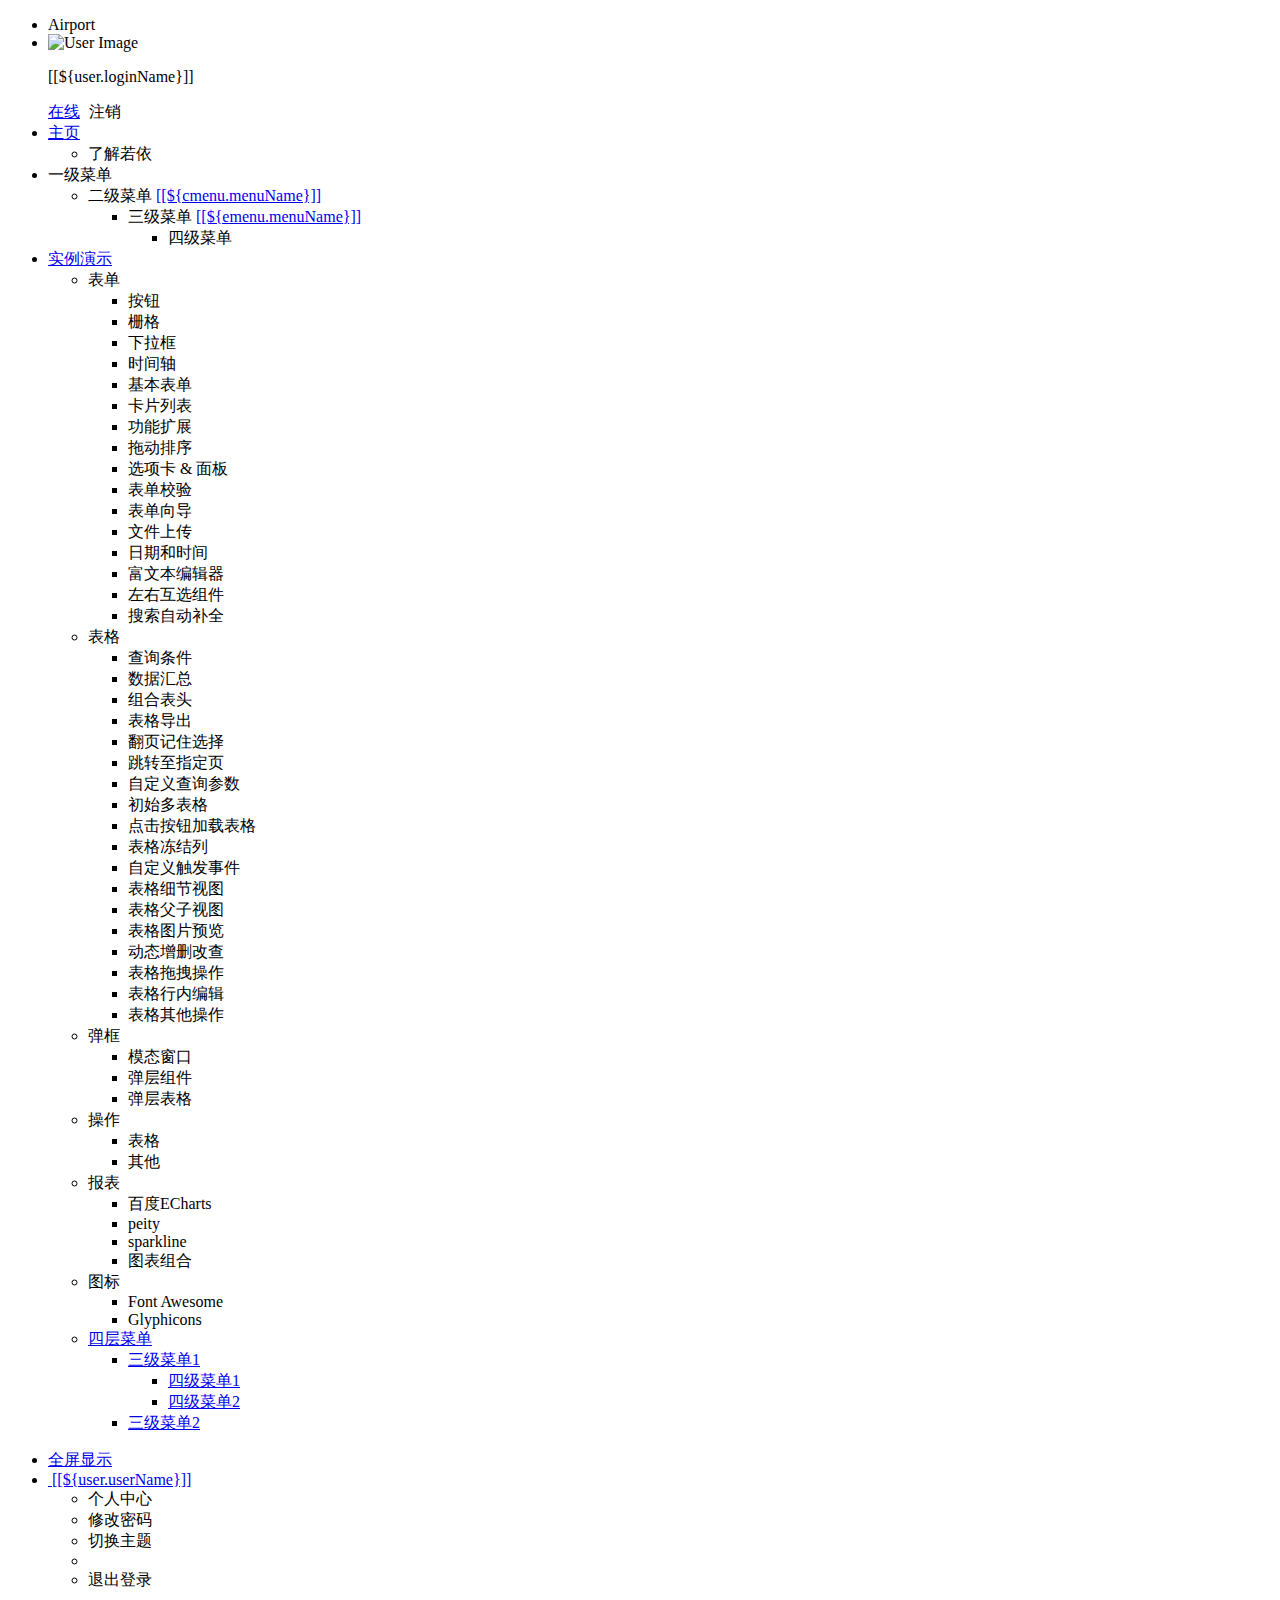
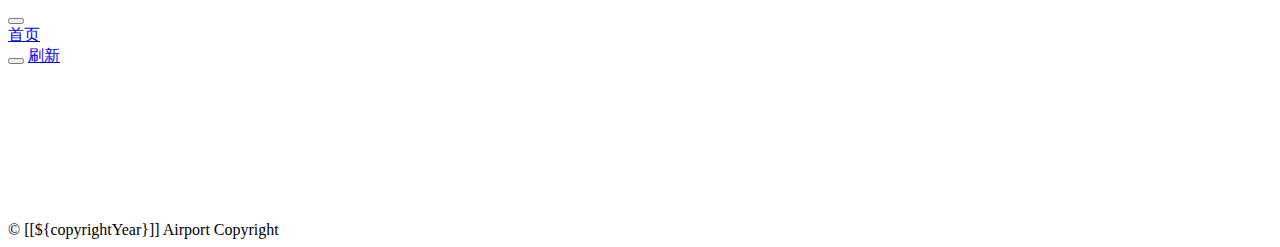
<file: ruoyi-admin/src/main/resources/templates/index.html>
<!DOCTYPE html>
<html lang="zh" xmlns:th="http://www.thymeleaf.org">
<head>
    <meta charset="utf-8">
    <meta name="viewport" content="width=device-width, initial-scale=1.0">
    <meta name="renderer" content="webkit">
    <title>机场</title>
    <!--[if lt IE 9]>
    <meta http-equiv="refresh" content="0;ie.html"/>
    <![endif]-->
    <link th:href="@{jc.png}" rel="stylesheet"/>
    <link th:href="@{/css/bootstrap.min.css}" rel="stylesheet"/>
    <link th:href="@{/css/jquery.contextMenu.min.css}" rel="stylesheet"/>
    <link th:href="@{/css/font-awesome.min.css}" rel="stylesheet"/>
    <link th:href="@{/css/animate.css}" rel="stylesheet"/>
    <link th:href="@{/css/style.css}" rel="stylesheet"/>
    <link th:href="@{/css/skins.css}" rel="stylesheet"/>
    <link th:href="@{/ruoyi/css/ry-ui.css?v=4.1.0}" rel="stylesheet"/>
</head>
<body class="fixed-sidebar full-height-layout gray-bg" style="overflow: hidden">
<div id="wrapper">

    <!--左侧导航开始-->
    <nav class="navbar-default navbar-static-side" role="navigation">
        <div class="nav-close">
            <i class="fa fa-times-circle"></i>
        </div>
        <div class="sidebar-collapse">
            <ul class="nav" id="side-menu">
                <a th:href="@{/index}">
                    <li class="logo">
                        <span class="logo-lg">Airport</span>
                    </li>
                </a>
                <li>
                    <div class="user-panel">
                        <a class="menuItem" title="个人中心" th:href="@{/system/user/profile}">
                            <div class="hide" th:text="个人中心"></div>
                            <div class="pull-left image">
                                <img th:src="(${user.avatar} == '') ? @{/img/profile.jpg} : @{${user.avatar}}"
                                     class="img-circle" alt="User Image">
                            </div>
                        </a>
                        <div class="pull-left info">
                            <p>[[${user.loginName}]]</p>
                            <a href="#"><i class="fa fa-circle text-success"></i> 在线</a>
                            <a th:href="@{logout}" style="padding-left:5px;"><i class="fa fa-sign-out text-danger"></i>
                                注销</a>
                        </div>
                    </div>
                </li>
                <li>
                    <a href="#"><i class="fa fa-home"></i> <span class="nav-label">主页</span> <span
                            class="fa arrow"></span></a>
                    <ul class="nav nav-second-level">
                        <li><a class="menuItem" th:href="@{/system/main}">了解若依</a></li>
                    </ul>
                </li>
                <li th:each="menu : ${menus}">
                    <a th:class="@{${menu.url != '' && menu.url != '#'} ? ${menu.target}}"
                       th:href="@{${menu.url == ''} ? |#| : ${menu.url}}">
                        <i class="fa fa-bar-chart-o" th:class="${menu.icon}"></i>
                        <span class="nav-label" th:text="${menu.menuName}">一级菜单</span>
                        <span th:class="${menu.url == '' || menu.url == '#'} ? |fa arrow|"></span>
                    </a>
                    <ul class="nav nav-second-level collapse">
                        <li th:each="cmenu : ${menu.children}">
                            <a th:if="${#lists.isEmpty(cmenu.children)}"
                               th:class="${cmenu.target == ''} ? |menuItem| : ${cmenu.target}"
                               th:utext="${cmenu.menuName}" th:href="@{${cmenu.url}}">二级菜单</a>
                            <a th:if="${not #lists.isEmpty(cmenu.children)}" href="#">[[${cmenu.menuName}]]<span
                                    class="fa arrow"></span></a>
                            <ul th:if="${not #lists.isEmpty(cmenu.children)}" class="nav nav-third-level">
                                <li th:each="emenu : ${cmenu.children}">
                                    <a th:if="${#lists.isEmpty(emenu.children)}"
                                       th:class="${emenu.target == ''} ? |menuItem| : ${emenu.target}"
                                       th:text="${emenu.menuName}" th:href="@{${emenu.url}}">三级菜单</a>
                                    <a th:if="${not #lists.isEmpty(emenu.children)}" href="#">[[${emenu.menuName}]]<span
                                            class="fa arrow"></span></a>
                                    <ul th:if="${not #lists.isEmpty(emenu.children)}" class="nav nav-four-level">
                                        <li th:each="fmenu : ${emenu.children}"><a
                                                th:if="${#lists.isEmpty(fmenu.children)}"
                                                th:class="${fmenu.target == ''} ? |menuItem| : ${fmenu.target}"
                                                th:text="${fmenu.menuName}" th:href="@{${fmenu.url}}">四级菜单</a></li>
                                    </ul>
                                </li>
                            </ul>
                        </li>
                    </ul>
                </li>
                <li th:if="${demoEnabled}">
                    <a href="#"><i class="fa fa-desktop"></i><span class="nav-label">实例演示</span><span
                            class="fa arrow"></span></a>
                    <ul class="nav nav-second-level collapse">
                        <li><a>表单<span class="fa arrow"></span></a>
                            <ul class="nav nav-third-level">
                                <li><a class="menuItem" th:href="@{/demo/form/button}">按钮</a></li>
                                <li><a class="menuItem" th:href="@{/demo/form/grid}">栅格</a></li>
                                <li><a class="menuItem" th:href="@{/demo/form/select}">下拉框</a></li>
                                <li><a class="menuItem" th:href="@{/demo/form/timeline}">时间轴</a></li>
                                <li><a class="menuItem" th:href="@{/demo/form/basic}">基本表单</a></li>
                                <li><a class="menuItem" th:href="@{/demo/form/cards}">卡片列表</a></li>
                                <li><a class="menuItem" th:href="@{/demo/form/jasny}">功能扩展</a></li>
                                <li><a class="menuItem" th:href="@{/demo/form/sortable}">拖动排序</a></li>
                                <li><a class="menuItem" th:href="@{/demo/form/tabs_panels}">选项卡 & 面板</a></li>
                                <li><a class="menuItem" th:href="@{/demo/form/validate}">表单校验</a></li>
                                <li><a class="menuItem" th:href="@{/demo/form/wizard}">表单向导</a></li>
                                <li><a class="menuItem" th:href="@{/demo/form/upload}">文件上传</a></li>
                                <li><a class="menuItem" th:href="@{/demo/form/datetime}">日期和时间</a></li>
                                <li><a class="menuItem" th:href="@{/demo/form/summernote}">富文本编辑器</a></li>
                                <li><a class="menuItem" th:href="@{/demo/form/duallistbox}">左右互选组件</a></li>
                                <li><a class="menuItem" th:href="@{/demo/form/autocomplete}">搜索自动补全</a></li>
                            </ul>
                        </li>
                        <li><a>表格<span class="fa arrow"></span></a>
                            <ul class="nav nav-third-level">
                                <li><a class="menuItem" th:href="@{/demo/table/search}">查询条件</a></li>
                                <li><a class="menuItem" th:href="@{/demo/table/footer}">数据汇总</a></li>
                                <li><a class="menuItem" th:href="@{/demo/table/groupHeader}">组合表头</a></li>
                                <li><a class="menuItem" th:href="@{/demo/table/export}">表格导出</a></li>
                                <li><a class="menuItem" th:href="@{/demo/table/remember}">翻页记住选择</a></li>
                                <li><a class="menuItem" th:href="@{/demo/table/pageGo}">跳转至指定页</a></li>
                                <li><a class="menuItem" th:href="@{/demo/table/params}">自定义查询参数</a></li>
                                <li><a class="menuItem" th:href="@{/demo/table/multi}">初始多表格</a></li>
                                <li><a class="menuItem" th:href="@{/demo/table/button}">点击按钮加载表格</a></li>
                                <li><a class="menuItem" th:href="@{/demo/table/fixedColumns}">表格冻结列</a></li>
                                <li><a class="menuItem" th:href="@{/demo/table/event}">自定义触发事件</a></li>
                                <li><a class="menuItem" th:href="@{/demo/table/detail}">表格细节视图</a></li>
                                <li><a class="menuItem" th:href="@{/demo/table/child}">表格父子视图</a></li>
                                <li><a class="menuItem" th:href="@{/demo/table/image}">表格图片预览</a></li>
                                <li><a class="menuItem" th:href="@{/demo/table/curd}">动态增删改查</a></li>
                                <li><a class="menuItem" th:href="@{/demo/table/reorder}">表格拖拽操作</a></li>
                                <li><a class="menuItem" th:href="@{/demo/table/editable}">表格行内编辑</a></li>
                                <li><a class="menuItem" th:href="@{/demo/table/other}">表格其他操作</a></li>
                            </ul>
                        </li>
                        <li><a>弹框<span class="fa arrow"></span></a>
                            <ul class="nav nav-third-level">
                                <li><a class="menuItem" th:href="@{/demo/modal/dialog}">模态窗口</a></li>
                                <li><a class="menuItem" th:href="@{/demo/modal/layer}">弹层组件</a></li>
                                <li><a class="menuItem" th:href="@{/demo/modal/table}">弹层表格</a></li>
                            </ul>
                        </li>
                        <li><a>操作<span class="fa arrow"></span></a>
                            <ul class="nav nav-third-level">
                                <li><a class="menuItem" th:href="@{/demo/operate/table}">表格</a></li>
                                <li><a class="menuItem" th:href="@{/demo/operate/other}">其他</a></li>
                            </ul>
                        </li>
                        <li><a>报表<span class="fa arrow"></span></a>
                            <ul class="nav nav-third-level">
                                <li><a class="menuItem" th:href="@{/demo/report/echarts}">百度ECharts</a></li>
                                <li><a class="menuItem" th:href="@{/demo/report/peity}">peity</a></li>
                                <li><a class="menuItem" th:href="@{/demo/report/sparkline}">sparkline</a></li>
                                <li><a class="menuItem" th:href="@{/demo/report/metrics}">图表组合</a></li>
                            </ul>
                        </li>
                        <li><a>图标<span class="fa arrow"></span></a>
                            <ul class="nav nav-third-level">
                                <li><a class="menuItem" th:href="@{/demo/icon/fontawesome}">Font Awesome</a></li>
                                <li><a class="menuItem" th:href="@{/demo/icon/glyphicons}">Glyphicons</a></li>
                            </ul>
                        </li>
                        <li>
                            <a href="#"><i class="fa fa-sitemap"></i> <span class="nav-label">四层菜单 </span><span
                                    class="fa arrow"></span></a>
                            <ul class="nav nav-second-level collapse">
                                <li>
                                    <a href="#" id="damian">三级菜单1<span class="fa arrow"></span></a>
                                    <ul class="nav nav-third-level">
                                        <li>
                                            <a href="#">四级菜单1</a>
                                        </li>
                                        <li>
                                            <a href="#">四级菜单2</a>
                                        </li>
                                    </ul>
                                </li>
                                <li><a href="#">三级菜单2</a></li>
                            </ul>
                        </li>
                    </ul>
                </li>
            </ul>
        </div>
    </nav>
    <!--左侧导航结束-->

    <!--右侧部分开始-->
    <div id="page-wrapper" class="gray-bg dashbard-1">
        <div class="row border-bottom">
            <nav class="navbar navbar-static-top" role="navigation" style="margin-bottom: 0">
                <div class="navbar-header">
                    <a class="navbar-minimalize minimalize-styl-2" style="color:#FFF;" href="#" title="收起菜单">
                        <i class="fa fa-bars"></i>
                    </a>
                </div>
                <ul class="nav navbar-top-links navbar-right welcome-message">
                    <li><a title="全屏显示" href="javascript:void(0)" id="fullScreen"><i class="fa fa-arrows-alt"></i> 全屏显示</a>
                    </li>
                    <li class="dropdown user-menu">
                        <a href="javascript:void(0)" class="dropdown-toggle" data-hover="dropdown">
                            <img th:src="(${user.avatar} == '') ? @{/img/profile.jpg} : @{${user.avatar}}"
                                 class="user-image">
                            <span class="hidden-xs">[[${user.userName}]]</span>
                        </a>
                        <ul class="dropdown-menu">
                            <li class="mt5">
                                <a th:href="@{/system/user/profile}" class="menuItem">
                                    <i class="fa fa-user"></i> 个人中心</a>
                            </li>
                            <li>
                                <a onclick="resetPwd()">
                                    <i class="fa fa-key"></i> 修改密码</a>
                            </li>
                            <li>
                                <a onclick="switchSkin()">
                                    <i class="fa fa-dashboard"></i> 切换主题</a>
                            </li>
                            <li class="divider"></li>
                            <li>
                                <a th:href="@{logout}">
                                    <i class="fa fa-sign-out"></i> 退出登录</a>
                            </li>
                        </ul>
                    </li>
                </ul>
            </nav>
        </div>
        <div class="row content-tabs">
            <button class="roll-nav roll-left tabLeft">
                <i class="fa fa-backward"></i>
            </button>
            <nav class="page-tabs menuTabs">
                <div class="page-tabs-content">
                    <a href="javascript:;" class="active menuTab" data-id="/system/main">首页</a>
                </div>
            </nav>
            <button class="roll-nav roll-right tabRight">
                <i class="fa fa-forward"></i>
            </button>
            <a href="javascript:void(0);" class="roll-nav roll-right tabReload"><i class="fa fa-refresh"></i> 刷新</a>
        </div>

        <a id="ax_close_max" class="ax_close_max" href="#" title="关闭全屏"> <i class="fa fa-times-circle-o"></i> </a>

        <div class="row mainContent" id="content-main">
            <iframe class="RuoYi_iframe" name="iframe0" width="100%" height="100%" data-id="/system/main"
                    th:src="@{/system/main}" frameborder="0" seamless></iframe>
        </div>
        <div class="footer">
            <div class="pull-right">© [[${copyrightYear}]] Airport Copyright</div>
        </div>
    </div>
    <!--右侧部分结束-->
</div>
<!-- 全局js -->
<script th:src="@{/js/jquery.min.js}"></script>
<script th:src="@{/js/bootstrap.min.js}"></script>
<script th:src="@{/js/plugins/metisMenu/jquery.metisMenu.js}"></script>
<script th:src="@{/js/plugins/slimscroll/jquery.slimscroll.min.js}"></script>
<script th:src="@{/js/jquery.contextMenu.min.js}"></script>
<script th:src="@{/ajax/libs/blockUI/jquery.blockUI.js}"></script>
<script th:src="@{/ajax/libs/layer/layer.min.js}"></script>
<script th:src="@{/ruoyi/js/ry-ui.js?v=4.1.0}"></script>
<script th:src="@{/ruoyi/js/common.js?v=4.1.0}"></script>
<script th:src="@{/ruoyi/index.js}"></script>
<script th:src="@{/ajax/libs/fullscreen/jquery.fullscreen.js}"></script>
<script th:inline="javascript">
    var ctx = [[@{
        /}]];
// 皮肤缓存
        var skin = storage.get("skin");
// history（表示去掉地址的#）否则地址以"#"形式展示
        var mode = "history";
// 历史访问路径缓存
        var historyPath = storage.get("historyPath");
// 排除非左侧菜单链接
        var excludesUrl = ["/system/user/profile"];

// 本地主题优先，未设置取系统配置
        if ($.common.isNotEmpty(skin)) {
            $("body").addClass(skin.split('|')[0]);
            $("body").addClass(skin.split('|')[1]);
        } else {
            var sideTheme = [[${@config.getKey('sys.index.sideTheme')}]];
            var skinName = [[${@config.getKey('sys.index.skinName')}]];
            $("body").addClass(sideTheme);
            $("body").addClass(skinName);
        }

        /* 用户管理-重置密码 */
        function resetPwd() {
            var url = ctx + 'system/user/profile/resetPwd';
            $.modal.open("重置密码", url, '770', '380');
        }

        /* 切换主题 */
        function switchSkin() {
            layer.open({
                type: 2,
                shadeClose: true,
                title: "切换主题",
                area: ["530px", "386px"],
                content: [ctx + "system/switchSkin", 'no']
            })
        }

        /** 刷新时访问路径页签 */
        function applyPath(url) {
            $('a[href$="' + decodeURI(url) + '"]').click();
            if ($.inArray(url, excludesUrl)) {
                $('a[href$="' + url + '"]').parent("li").addClass("selected").parents("li").addClass("active").end().parents("ul").addClass("in");
            }
        }

        $(function () {
            if ($.common.equals("history", mode) && window.performance.navigation.type == 1) {
                var url = storage.get('publicPath');
                if ($.common.isNotEmpty(url)) {
                    applyPath(url);
                }
            } else {
                var hash = location.hash;
                if ($.common.isNotEmpty(hash)) {
                    var url = hash.substring(1, hash.length);
                    applyPath(url);
                }
            }
        });
</script>
</body>
</html>
</file>
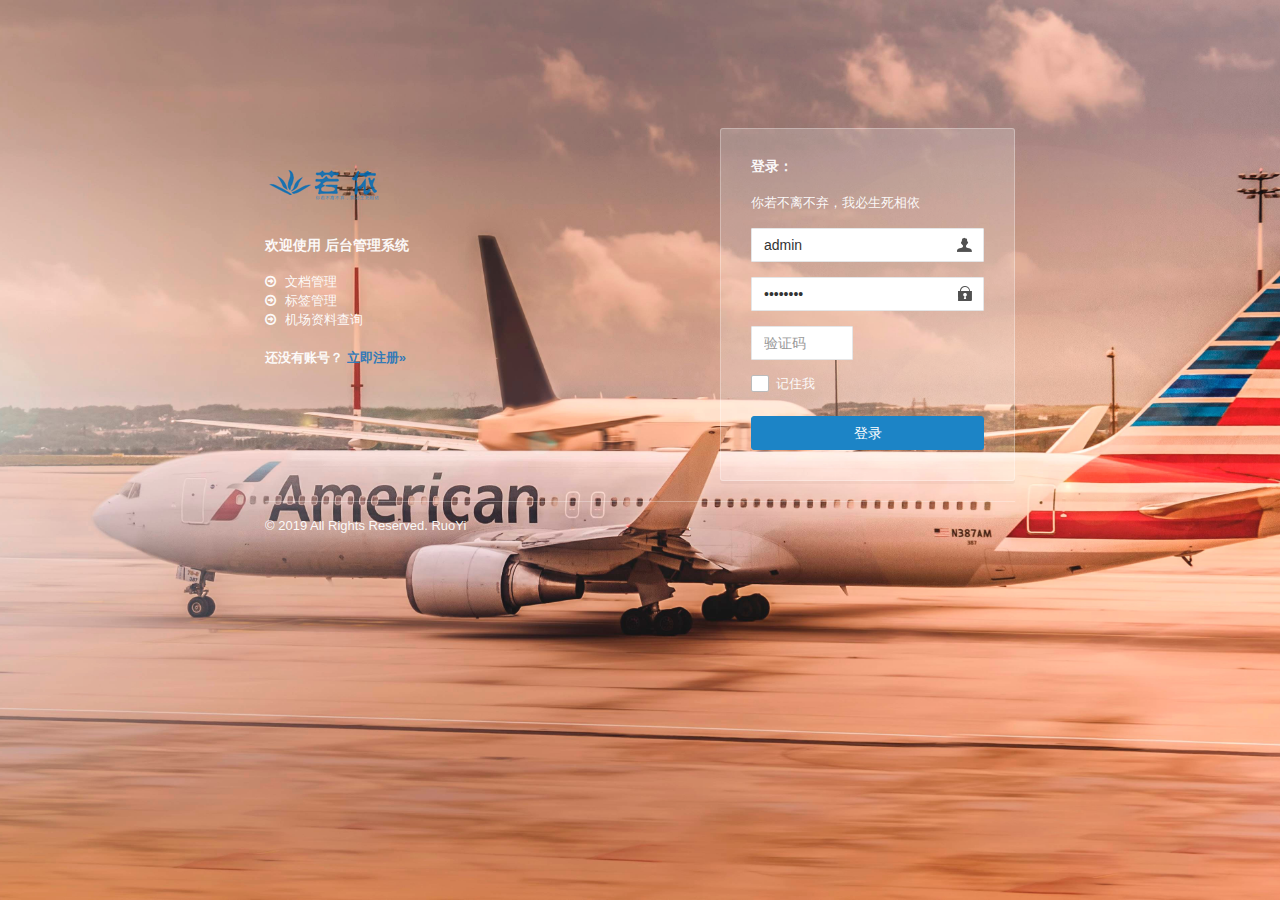
<file: ruoyi-admin/src/main/resources/templates/login.html>
<!DOCTYPE html>
<html lang="zh" xmlns:th="http://www.thymeleaf.org">
<head>
    <meta charset="utf-8">
    <meta name="viewport" content="width=device-width, initial-scale=1.0, maximum-scale=1.0">

    <title>登录系统</title>
    <meta name="description" content="后台管理框架">
    <link href="../static/css/bootstrap.min.css" th:href="@{/css/bootstrap.min.css}" rel="stylesheet"/>
    <link href="../static/css/font-awesome.min.css" th:href="@{/css/font-awesome.min.css}" rel="stylesheet"/>
    <link href="../static/css/style.css" th:href="@{/css/style.css}" rel="stylesheet"/>
    <link href="../static/css/login.min.css" th:href="@{/css/login.min.css}" rel="stylesheet"/>
    <link href="../static/ruoyi/css/ry-ui.css" th:href="@{/ruoyi/css/ry-ui.css?v=4.1.0}" rel="stylesheet"/>
    <!--[if lt IE 9]>
    <meta http-equiv="refresh" content="0;ie.html"/>
    <![endif]-->
    <link rel="shortcut icon" href="../static/favicon.ico" th:href="@{favicon.ico}"/>
    <style type="text/css">label.error {
        position: inherit;
    }</style>
    <script>
        if (window.top !== window.self) {
            window.top.location = window.location
        }
        ;
    </script>
</head>

<body class="signin">

<div class="signinpanel">
    <div class="row">
        <div class="col-sm-7">
            <div class="signin-info">
                <div class="logopanel m-b">
                    <h1><img alt="[  ]" src="../static/ruoyi.png" th:src="@{/ruoyi.png}"></h1>
                </div>
                <div class="m-b"></div>
                <h4>欢迎使用 <strong> 后台管理系统</strong></h4>
                <ul class="m-b">
                    <li><i class="fa fa-arrow-circle-o-right m-r-xs"></i> 文档管理</li>
                    <li><i class="fa fa-arrow-circle-o-right m-r-xs"></i> 标签管理</li>
                    <li><i class="fa fa-arrow-circle-o-right m-r-xs"></i> 机场资料查询</li>
                </ul>
                <strong>还没有账号？ <a href="#">立即注册&raquo;</a></strong>
            </div>
        </div>
        <div class="col-sm-5">
            <form id="signupForm">
                <h4 class="no-margins">登录：</h4>
                <p class="m-t-md">你若不离不弃，我必生死相依</p>
                <input type="text" name="username" class="form-control uname" placeholder="用户名" value="admin"/>
                <input type="password" name="password" class="form-control pword" placeholder="密码" value="admin123"/>
                <div class="row m-t" th:if="${captchaEnabled==true}">
                    <div class="col-xs-6">
                        <input type="text" name="validateCode" class="form-control code" placeholder="验证码" maxlength="5"
                               autocomplete="off">
                    </div>
                    <div class="col-xs-6">
                        <a href="javascript:void(0);" title="点击更换验证码">
                            <img th:src="@{captcha/captchaImage(type=${captchaType})}" class="imgcode" width="85%"/>
                        </a>
                    </div>
                </div>
                <div class="checkbox-custom" th:classappend="${captchaEnabled==false} ? 'm-t'">
                    <input type="checkbox" id="rememberme" name="rememberme"> <label for="rememberme">记住我</label>
                </div>
                <button class="btn btn-success btn-block" id="btnSubmit" data-loading="正在验证登录，请稍后...">登录</button>
            </form>
        </div>
    </div>
    <div class="signup-footer">
        <div class="pull-left">
            &copy; 2019 All Rights Reserved. RuoYi <br>
        </div>
    </div>
</div>
<script th:inline="javascript"> var ctx = [[@{
    /}]]; var captchaType = [[${captchaType}]]; </script>
<!-- 全局js -->
<script src="../static/js/jquery.min.js" th:src="@{/js/jquery.min.js}"></script>
<script src="../static/js/bootstrap.min.js" th:src="@{/js/bootstrap.min.js}"></script>
<!-- 验证插件 -->
<script src="../static/ajax/libs/validate/jquery.validate.min.js"
        th:src="@{/ajax/libs/validate/jquery.validate.min.js}"></script>
<script src="../static/ajax/libs/validate/messages_zh.min.js"
        th:src="@{/ajax/libs/validate/messages_zh.min.js}"></script>
<script src="../static/ajax/libs/layer/layer.min.js" th:src="@{/ajax/libs/layer/layer.min.js}"></script>
<script src="../static/ajax/libs/blockUI/jquery.blockUI.js" th:src="@{/ajax/libs/blockUI/jquery.blockUI.js}"></script>
<script src="../static/ruoyi/js/ry-ui.js" th:src="@{/ruoyi/js/ry-ui.js?v=4.1.0}"></script>
<script src="../static/ruoyi/login.js" th:src="@{/ruoyi/login.js}"></script>
</body>
</html>
</file>
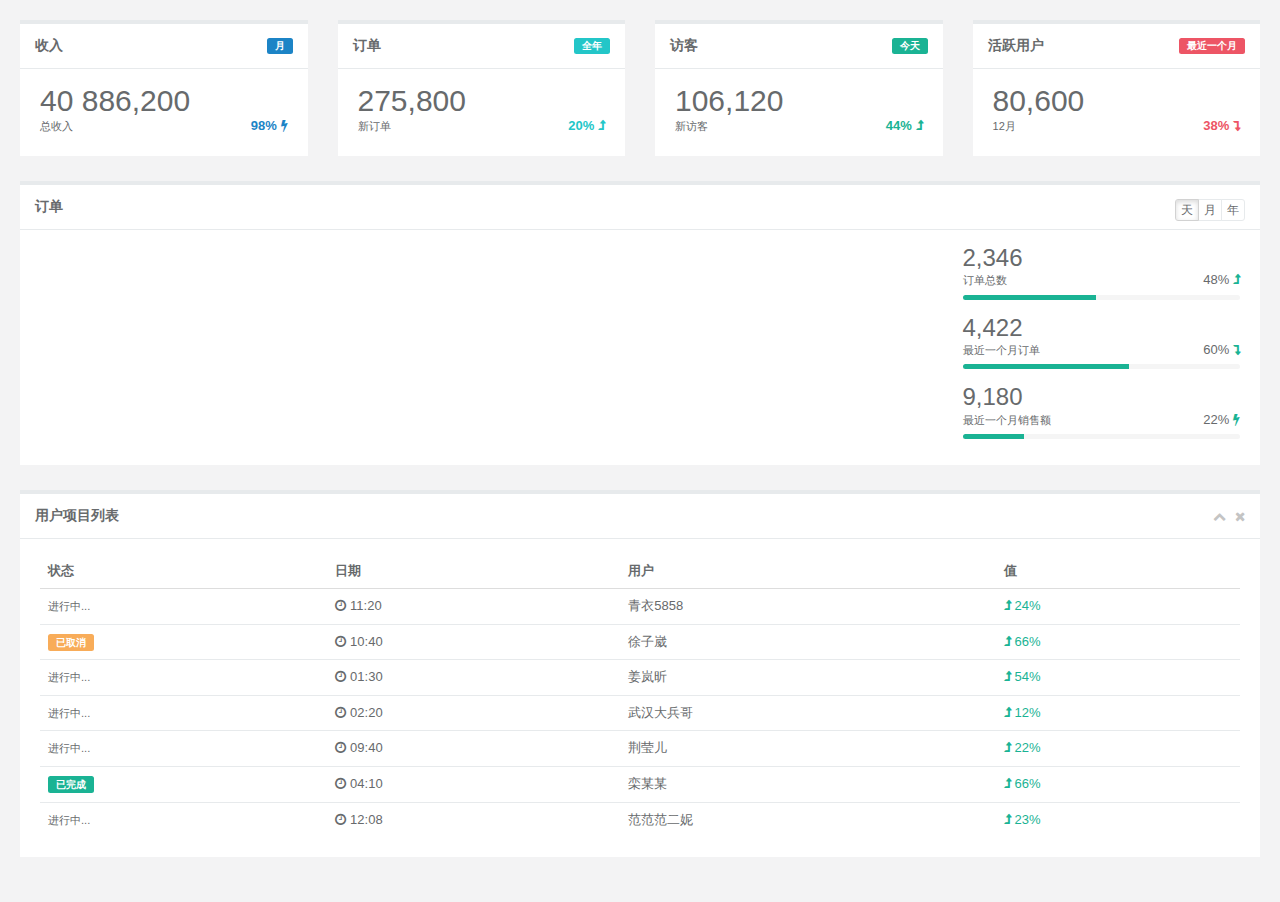
<file: ruoyi-admin/src/main/resources/templates/main_v1.html>
<!DOCTYPE html>
<html lang="zh" xmlns:th="http://www.thymeleaf.org">
<head>
    <meta charset="utf-8">
    <meta name="viewport" content="width=device-width, initial-scale=1.0">
    <title>统计</title>
    <link rel="shortcut icon" href="favicon.ico">
    <link href="../static/css/bootstrap.min.css" th:href="@{/css/bootstrap.min.css}" rel="stylesheet"/>
    <link href="../static/css/font-awesome.min.css" th:href="@{/css/font-awesome.min.css}" rel="stylesheet"/>
    <link href="../static/css/main/animate.min.css" th:href="@{/css/main/animate.min.css}" rel="stylesheet"/>
    <link href="../static/css/main/style.min862f.css" th:href="@{/css/main/style.min862f.css}" rel="stylesheet"/>
</head>

<body class="gray-bg">
    <div class="wrapper wrapper-content">

        <div class="row">
            <div class="col-sm-3">
                <div class="ibox float-e-margins">
                    <div class="ibox-title">
                        <span class="label label-success pull-right">月</span>
                        <h5>收入</h5>
                    </div>
                    <div class="ibox-content">
                        <h1 class="no-margins">40 886,200</h1>
                        <div class="stat-percent font-bold text-success">98% <i class="fa fa-bolt"></i>
                        </div>
                        <small>总收入</small>
                    </div>
                </div>
            </div>
            <div class="col-sm-3">
                <div class="ibox float-e-margins">
                    <div class="ibox-title">
                        <span class="label label-info pull-right">全年</span>
                        <h5>订单</h5>
                    </div>
                    <div class="ibox-content">
                        <h1 class="no-margins">275,800</h1>
                        <div class="stat-percent font-bold text-info">20% <i class="fa fa-level-up"></i>
                        </div>
                        <small>新订单</small>
                    </div>
                </div>
            </div>
            <div class="col-sm-3">
                <div class="ibox float-e-margins">
                    <div class="ibox-title">
                        <span class="label label-primary pull-right">今天</span>
                        <h5>访客</h5>
                    </div>
                    <div class="ibox-content">
                        <h1 class="no-margins">106,120</h1>
                        <div class="stat-percent font-bold text-navy">44% <i class="fa fa-level-up"></i>
                        </div>
                        <small>新访客</small>
                    </div>
                </div>
            </div>
            <div class="col-sm-3">
                <div class="ibox float-e-margins">
                    <div class="ibox-title">
                        <span class="label label-danger pull-right">最近一个月</span>
                        <h5>活跃用户</h5>
                    </div>
                    <div class="ibox-content">
                        <h1 class="no-margins">80,600</h1>
                        <div class="stat-percent font-bold text-danger">38% <i class="fa fa-level-down"></i>
                        </div>
                        <small>12月</small>
                    </div>
                </div>
            </div>
        </div>
        
        <div class="row">
            <div class="col-sm-12">
                <div class="ibox float-e-margins">
                    <div class="ibox-title">
                        <h5>订单</h5>
                        <div class="pull-right">
                            <div class="btn-group">
                                <button type="button" class="btn btn-xs btn-white active">天</button>
                                <button type="button" class="btn btn-xs btn-white">月</button>
                                <button type="button" class="btn btn-xs btn-white">年</button>
                            </div>
                        </div>
                    </div>
                    <div class="ibox-content">
                        <div class="row">
                            <div class="col-sm-9">
                                <div class="flot-chart">
                                    <div class="flot-chart-content" id="flot-dashboard-chart"></div>
                                </div>
                            </div>
                            <div class="col-sm-3">
                                <ul class="stat-list">
                                    <li>
                                        <h2 class="no-margins">2,346</h2>
                                        <small>订单总数</small>
                                        <div class="stat-percent">48% <i class="fa fa-level-up text-navy"></i>
                                        </div>
                                        <div class="progress progress-mini">
                                            <div style="width: 48%;" class="progress-bar"></div>
                                        </div>
                                    </li>
                                    <li>
                                        <h2 class="no-margins ">4,422</h2>
                                        <small>最近一个月订单</small>
                                        <div class="stat-percent">60% <i class="fa fa-level-down text-navy"></i>
                                        </div>
                                        <div class="progress progress-mini">
                                            <div style="width: 60%;" class="progress-bar"></div>
                                        </div>
                                    </li>
                                    <li>
                                        <h2 class="no-margins ">9,180</h2>
                                        <small>最近一个月销售额</small>
                                        <div class="stat-percent">22% <i class="fa fa-bolt text-navy"></i>
                                        </div>
                                        <div class="progress progress-mini">
                                            <div style="width: 22%;" class="progress-bar"></div>
                                        </div>
                                    </li>
                                 </ul>
                            </div>
                        </div>
                    </div>
                </div>
            </div>
        </div>
        
        <div class="row">
            <div class="col-sm-12">
                <div class="ibox float-e-margins">
                    <div class="ibox-title">
                        <h5>用户项目列表</h5>
                        <div class="ibox-tools">
                            <a class="collapse-link">
                                <i class="fa fa-chevron-up"></i>
                            </a>
                            <a class="close-link">
                                <i class="fa fa-times"></i>
                            </a>
                        </div>
                    </div>
                    <div class="ibox-content">
                        <table class="table table-hover no-margins">
                            <thead>
                                <tr>
                                    <th>状态</th>
                                    <th>日期</th>
                                    <th>用户</th>
                                    <th>值</th>
                                </tr>
                            </thead>
                            <tbody>
                                <tr>
                                    <td><small>进行中...</small>
                                    </td>
                                    <td><i class="fa fa-clock-o"></i> 11:20</td>
                                    <td>青衣5858</td>
                                    <td class="text-navy"> <i class="fa fa-level-up"></i> 24%</td>
                                </tr>
                                <tr>
                                    <td><span class="label label-warning">已取消</span>
                                    </td>
                                    <td><i class="fa fa-clock-o"></i> 10:40</td>
                                    <td>徐子崴</td>
                                    <td class="text-navy"> <i class="fa fa-level-up"></i> 66%</td>
                                </tr>
                                <tr>
                                    <td><small>进行中...</small>
                                    </td>
                                    <td><i class="fa fa-clock-o"></i> 01:30</td>
                                    <td>姜岚昕</td>
                                    <td class="text-navy"> <i class="fa fa-level-up"></i> 54%</td>
                                </tr>
                                <tr>
                                    <td><small>进行中...</small>
                                    </td>
                                    <td><i class="fa fa-clock-o"></i> 02:20</td>
                                    <td>武汉大兵哥</td>
                                    <td class="text-navy"> <i class="fa fa-level-up"></i> 12%</td>
                                </tr>
                                <tr>
                                    <td><small>进行中...</small>
                                    </td>
                                    <td><i class="fa fa-clock-o"></i> 09:40</td>
                                    <td>荆莹儿</td>
                                    <td class="text-navy"> <i class="fa fa-level-up"></i> 22%</td>
                                </tr>
                                <tr>
                                    <td><span class="label label-primary">已完成</span>
                                    </td>
                                    <td><i class="fa fa-clock-o"></i> 04:10</td>
                                    <td>栾某某</td>
                                    <td class="text-navy"> <i class="fa fa-level-up"></i> 66%</td>
                                </tr>
                                <tr>
                                    <td><small>进行中...</small>
                                    </td>
                                    <td><i class="fa fa-clock-o"></i> 12:08</td>
                                    <td>范范范二妮</td>
                                    <td class="text-navy"> <i class="fa fa-level-up"></i> 23%</td>
                                </tr>
                            </tbody>
                        </table>
                    </div>
                </div>
            </div>
         </div>
      </div>
    </div>
    <script th:src="@{/js/jquery.min.js}"></script>
    <script th:src="@{/js/bootstrap.min.js}"></script>
    <script th:src="@{/ajax/libs/flot/jquery.flot.js}"></script>
    
    <th:block th:include="include :: sparkline-js" />
    <script type="text/javascript">
	    $(document).ready(function () {
	        var data2 = [
	            [gd(2012, 1, 1), 7], [gd(2012, 1, 2), 6], [gd(2012, 1, 3), 4], [gd(2012, 1, 4), 8],
	            [gd(2012, 1, 5), 9], [gd(2012, 1, 6), 7], [gd(2012, 1, 7), 5], [gd(2012, 1, 8), 4],
	            [gd(2012, 1, 9), 7], [gd(2012, 1, 10), 8], [gd(2012, 1, 11), 9], [gd(2012, 1, 12), 6],
	            [gd(2012, 1, 13), 4], [gd(2012, 1, 14), 5], [gd(2012, 1, 15), 11], [gd(2012, 1, 16), 8],
	            [gd(2012, 1, 17), 8], [gd(2012, 1, 18), 11], [gd(2012, 1, 19), 11], [gd(2012, 1, 20), 6],
	            [gd(2012, 1, 21), 6], [gd(2012, 1, 22), 8], [gd(2012, 1, 23), 11], [gd(2012, 1, 24), 13],
	            [gd(2012, 1, 25), 7], [gd(2012, 1, 26), 9], [gd(2012, 1, 27), 9], [gd(2012, 1, 28), 8],
	            [gd(2012, 1, 29), 5], [gd(2012, 1, 30), 8], [gd(2012, 1, 31), 25]
	        ];
	
	        var data3 = [
	            [gd(2012, 1, 1), 800], [gd(2012, 1, 2), 500], [gd(2012, 1, 3), 600], [gd(2012, 1, 4), 700],
	            [gd(2012, 1, 5), 500], [gd(2012, 1, 6), 456], [gd(2012, 1, 7), 800], [gd(2012, 1, 8), 589],
	            [gd(2012, 1, 9), 467], [gd(2012, 1, 10), 876], [gd(2012, 1, 11), 689], [gd(2012, 1, 12), 700],
	            [gd(2012, 1, 13), 500], [gd(2012, 1, 14), 600], [gd(2012, 1, 15), 700], [gd(2012, 1, 16), 786],
	            [gd(2012, 1, 17), 345], [gd(2012, 1, 18), 888], [gd(2012, 1, 19), 888], [gd(2012, 1, 20), 888],
	            [gd(2012, 1, 21), 987], [gd(2012, 1, 22), 444], [gd(2012, 1, 23), 999], [gd(2012, 1, 24), 567],
	            [gd(2012, 1, 25), 786], [gd(2012, 1, 26), 666], [gd(2012, 1, 27), 888], [gd(2012, 1, 28), 900],
	            [gd(2012, 1, 29), 178], [gd(2012, 1, 30), 555], [gd(2012, 1, 31), 993]
	        ];
	
	
	        var dataset = [
	            {
	                label: "订单数",
	                data: data3,
	                color: "#1ab394",
	                bars: {
	                    show: true,
	                    align: "center",
	                    barWidth: 24 * 60 * 60 * 600,
	                    lineWidth: 0
	                }
	
	            }, {
	                label: "付款数",
	                data: data2,
	                yaxis: 2,
	                color: "#464f88",
	                lines: {
	                    lineWidth: 1,
	                    show: true,
	                    fill: true,
	                    fillColor: {
	                        colors: [{
	                            opacity: 0.2
	                        }, {
	                            opacity: 0.2
	                        }]
	                    }
	                },
	                splines: {
	                    show: false,
	                    tension: 0.6,
	                    lineWidth: 1,
	                    fill: 0.1
	                },
	            }
	        ];
	
	
	        var options = {
	            xaxis: {
	                mode: "time",
	                tickSize: [3, "day"],
	                tickLength: 0,
	                axisLabel: "Date",
	                axisLabelUseCanvas: true,
	                axisLabelFontSizePixels: 12,
	                axisLabelFontFamily: 'Arial',
	                axisLabelPadding: 10,
	                color: "#838383"
	            },
	            yaxes: [{
	                    position: "left",
	                    max: 1070,
	                    color: "#838383",
	                    axisLabelUseCanvas: true,
	                    axisLabelFontSizePixels: 12,
	                    axisLabelFontFamily: 'Arial',
	                    axisLabelPadding: 3
	            }, {
	                    position: "right",
	                    clolor: "#838383",
	                    axisLabelUseCanvas: true,
	                    axisLabelFontSizePixels: 12,
	                    axisLabelFontFamily: ' Arial',
	                    axisLabelPadding: 67
	            }
	            ],
	            legend: {
	                noColumns: 1,
	                labelBoxBorderColor: "#000000",
	                position: "nw"
	            },
	            grid: {
	                hoverable: false,
	                borderWidth: 0,
	                color: '#838383'
	            }
	        };
	
	        function gd(year, month, day) {
	            return new Date(year, month - 1, day).getTime();
	        }
	
	        var previousPoint = null,
	            previousLabel = null;
	
	        $.plot($("#flot-dashboard-chart"), dataset, options);
	    });
    </script>
</body>
</html>
</file>
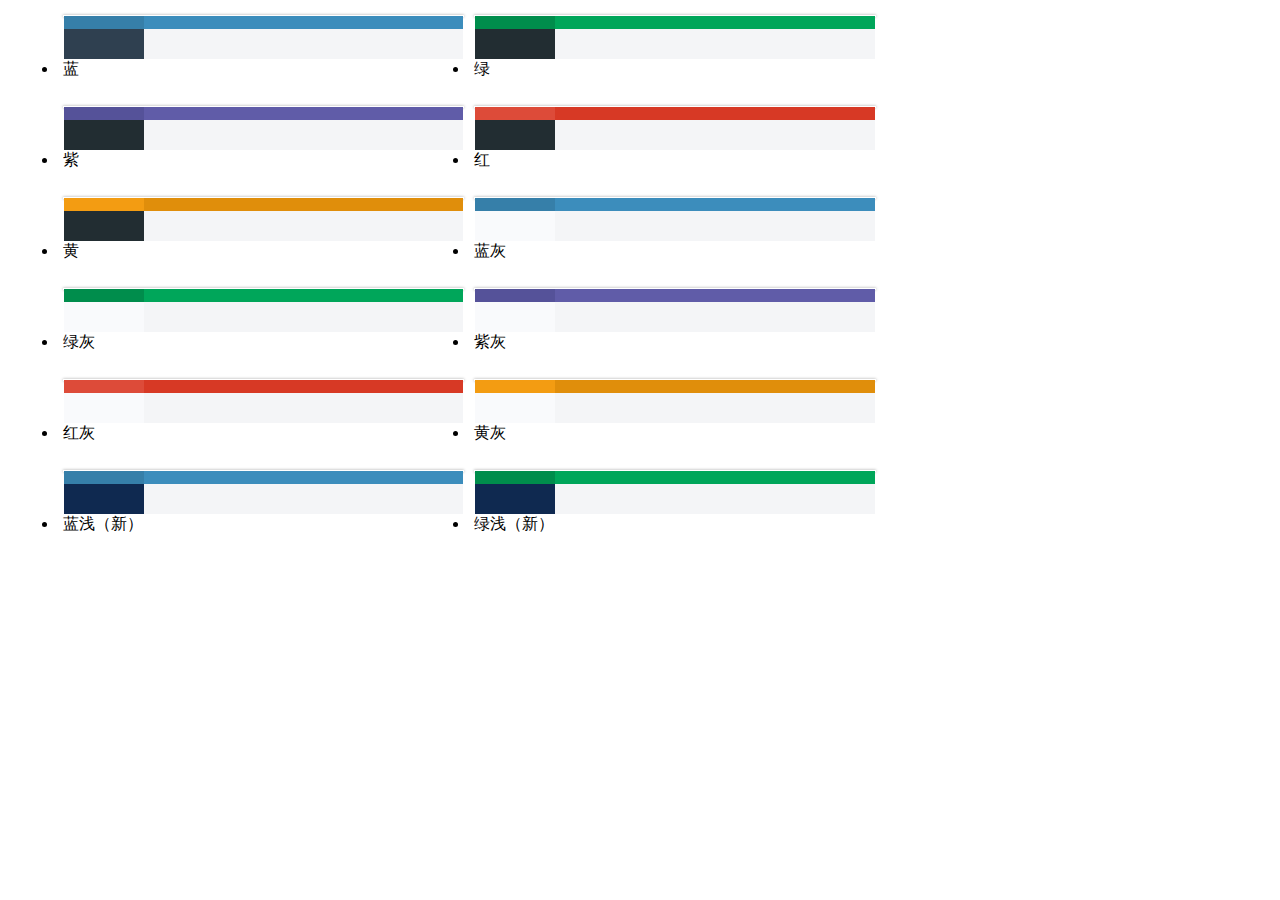
<file: ruoyi-admin/src/main/resources/templates/skin.html>
<!DOCTYPE html>
<html  lang="zh" xmlns:th="http://www.thymeleaf.org">
<head>
    <meta charset="utf-8">
    <meta name="viewport" content="width=device-width, initial-scale=1.0">
    <meta name="renderer" content="webkit">
    <title>主题选择</title>
    <!--[if lt IE 9]>
    <meta http-equiv="refresh" content="0;ie.html"/>
    <![endif]-->
    <link rel="shortcut icon" href="../static/favicon.ico" th:href="@{favicon.ico}"/>
    <link th:href="@{/css/bootstrap.min.css}" rel="stylesheet"/>
    <link th:href="@{/css/style.css}" rel="stylesheet"/>
    <style type="text/css">
		.list-unstyled{margin:10px;}
		.full-opacity-hover{opacity:1;filter:alpha(opacity=1);border:1px solid #fff}
		.full-opacity-hover:hover{border:1px solid #f00;}
	</style>
</head>
<body class="gray-bg">
<ul class="list-unstyled clearfix">
	<li style="float:left; width: 33.33333%; padding: 5px;">
		<a href="javascript:" data-skin="skin-blue|theme-dark" style="display: block; box-shadow: 0 0 3px rgba(0,0,0,0.4)" class="clearfix full-opacity-hover">
			<span style="width: 20%; float: left; height: 13px; background: #367fa9"></span>
			<span style="width: 80%; float: left; height: 13px; background: #3c8dbc"></span>
			<span style="width: 20%; float: left; height: 30px; background: #2f4050"></span>
			<span style="width: 80%; float: left; height: 30px; background: #f4f5f7"></span>
		</a>
		<p class="text-center">蓝</p>
	</li>
	
	<li style="float:left; width: 33.33333%; padding: 5px;">
		<a href="javascript:" data-skin="skin-green|theme-dark" style="display: block; box-shadow: 0 0 3px rgba(0,0,0,0.4)" class="clearfix full-opacity-hover">
			<span style="width: 20%; float: left; height: 13px; background: #008d4c"></span>
			<span style="width: 80%; float: left; height: 13px; background: #00a65a"></span>
			<span style="width: 20%; float: left; height: 30px; background: #222d32"></span>
			<span style="width: 80%; float: left; height: 30px; background: #f4f5f7"></span>
		</a>
		<p class="text-center">绿</p>
	</li>
	
	<li style="float:left; width: 33.33333%; padding: 5px;">
		<a href="javascript:" data-skin="skin-purple|theme-dark" style="display: block; box-shadow: 0 0 3px rgba(0,0,0,0.4)" class="clearfix full-opacity-hover">
			<span style="width: 20%; float: left; height: 13px; background: #555299"></span>
			<span style="width: 80%; float: left; height: 13px; background: #605ca8"></span>
			<span style="width: 20%; float: left; height: 30px; background: #222d32"></span>
			<span style="width: 80%; float: left; height: 30px; background: #f4f5f7"></span>
		</a>
		<p class="text-center">紫</p>
	</li>
	
	<li style="float:left; width: 33.33333%; padding: 5px;">
		<a href="javascript:" data-skin="skin-red|theme-dark" style="display: block; box-shadow: 0 0 3px rgba(0,0,0,0.4)" class="clearfix full-opacity-hover">
			<span style="width: 20%; float: left; height: 13px; background: #dd4b39"></span>
			<span style="width: 80%; float: left; height: 13px; background: #d73925"></span>
			<span style="width: 20%; float: left; height: 30px; background: #222d32"></span>
			<span style="width: 80%; float: left; height: 30px; background: #f4f5f7"></span>
		</a>
		<p class="text-center">红</p>
	</li>
	
	<li style="float:left; width: 33.33333%; padding: 5px;">
		<a href="javascript:" data-skin="skin-yellow|theme-dark" style="display: block; box-shadow: 0 0 3px rgba(0,0,0,0.4)" class="clearfix full-opacity-hover">
			<span style="width: 20%; float: left; height: 13px; background: #f39c12"></span>
			<span style="width: 80%; float: left; height: 13px; background: #e08e0b"></span>
			<span style="width: 20%; float: left; height: 30px; background: #222d32"></span>
			<span style="width: 80%; float: left; height: 30px; background: #f4f5f7"></span>
		</a>
		<p class="text-center">黄</p>
	</li>
	
	<li style="float:left; width: 33.33333%; padding: 5px;">
		<a href="javascript:" data-skin="skin-blue|theme-light" style="display: block; box-shadow: 0 0 3px rgba(0,0,0,0.4)" class="clearfix full-opacity-hover">
			<span style="width: 20%; float: left; height: 13px; background: #367fa9"></span>
			<span style="width: 80%; float: left; height: 13px; background: #3c8dbc"></span>
			<span style="width: 20%; float: left; height: 30px; background: #f9fafc"></span>
			<span style="width: 80%; float: left; height: 30px; background: #f4f5f7"></span>
		</a>
		<p class="text-center">蓝灰</p>
	</li>
	
	<li style="float:left; width: 33.33333%; padding: 5px;">
		<a href="javascript:" data-skin="skin-green|theme-light" style="display: block; box-shadow: 0 0 3px rgba(0,0,0,0.4)" class="clearfix full-opacity-hover">
			<span style="width: 20%; float: left; height: 13px; background: #008d4c"></span>
			<span style="width: 80%; float: left; height: 13px; background: #00a65a"></span>
			<span style="width: 20%; float: left; height: 30px; background: #f9fafc"></span>
			<span style="width: 80%; float: left; height: 30px; background: #f4f5f7"></span>
		</a>
		<p class="text-center">绿灰</p>
	</li>
	
	<li style="float:left; width: 33.33333%; padding: 5px;">
		<a href="javascript:" data-skin="skin-purple|theme-light" style="display: block; box-shadow: 0 0 3px rgba(0,0,0,0.4)" class="clearfix full-opacity-hover">
			<span style="width: 20%; float: left; height: 13px; background: #555299"></span>
			<span style="width: 80%; float: left; height: 13px; background: #605ca8"></span>
			<span style="width: 20%; float: left; height: 30px; background: #f9fafc"></span>
			<span style="width: 80%; float: left; height: 30px; background: #f4f5f7"></span>
		</a>
		<p class="text-center">紫灰</p>
	</li>
	
	<li style="float:left; width: 33.33333%; padding: 5px;">
		<a href="javascript:" data-skin="skin-red|theme-light" style="display: block; box-shadow: 0 0 3px rgba(0,0,0,0.4)" class="clearfix full-opacity-hover">
			<span style="width: 20%; float: left; height: 13px; background: #dd4b39"></span>
			<span style="width: 80%; float: left; height: 13px; background: #d73925"></span>
			<span style="width: 20%; float: left; height: 30px; background: #f9fafc"></span>
			<span style="width: 80%; float: left; height: 30px; background: #f4f5f7"></span>
		</a>
		<p class="text-center">红灰</p>
	</li>
	
	<li style="float:left; width: 33.33333%; padding: 5px;">
		<a href="javascript:" data-skin="skin-yellow|theme-light" style="display: block; box-shadow: 0 0 3px rgba(0,0,0,0.4)" class="clearfix full-opacity-hover">
			<span style="width: 20%; float: left; height: 13px; background: #f39c12"></span>
			<span style="width: 80%; float: left; height: 13px; background: #e08e0b"></span>
			<span style="width: 20%; float: left; height: 30px; background: #f9fafc"></span>
			<span style="width: 80%; float: left; height: 30px; background: #f4f5f7"></span>
		</a>
		<p class="text-center">黄灰</p>
	</li>
	
	<li style="float:left; width: 33.33333%; padding: 5px;">
		<a href="javascript:" data-skin="skin-blue|theme-blue" style="display: block; box-shadow: 0 0 3px rgba(0,0,0,0.4)" class="clearfix full-opacity-hover">
			<span style="width: 20%; float: left; height: 13px; background: #367fa9"></span>
			<span style="width: 80%; float: left; height: 13px; background: #3c8dbc"></span>
			<span style="width: 20%; float: left; height: 30px; background: rgba(15,41,80,1)"></span>
			<span style="width: 80%; float: left; height: 30px; background: #f4f5f7"></span>
		</a>
		<p class="text-center">蓝浅（新）</p>
	</li>
	<li style="float:left; width: 33.33333%; padding: 5px;">
		<a href="javascript:" data-skin="skin-green|theme-blue" style="display: block; box-shadow: 0 0 3px rgba(0,0,0,0.4)" class="clearfix full-opacity-hover">
			<span style="width: 20%; float: left; height: 13px; background: #008d4c"></span>
			<span style="width: 80%; float: left; height: 13px; background: #00a65a"></span>
			<span style="width: 20%; float: left; height: 30px; background: rgba(15,41,80,1)"></span>
			<span style="width: 80%; float: left; height: 30px; background: #f4f5f7"></span>
		</a>
		<p class="text-center">绿浅（新）</p>
	</li>
</ul>
</body>
<script th:src="@{/js/jquery.min.js}"></script>
<script th:src="@{/ruoyi/js/common.js?v=4.1.0}"></script>
<script type="text/javascript">
//皮肤样式列表
var skins = ["skin-blue", "skin-green", "skin-purple", "skin-red", "skin-yellow"];

// 主题样式列表
var themes = ["theme-dark", "theme-light", "theme-blue"];

$("[data-skin]").on('click',
function(e) {
    var skin = $(this).data('skin');
    $.each(skins, function(i) {
        parent.$("body").removeClass(skins[i]);
    });
    $.each(themes, function(i) {
        parent.$("body").removeClass(themes[i]);
    });
    parent.$("body").addClass(skin.split('|')[0]);
    parent.$("body").addClass(skin.split('|')[1]);
    storage.set('skin', skin);
});
</script>
</html>
</file>
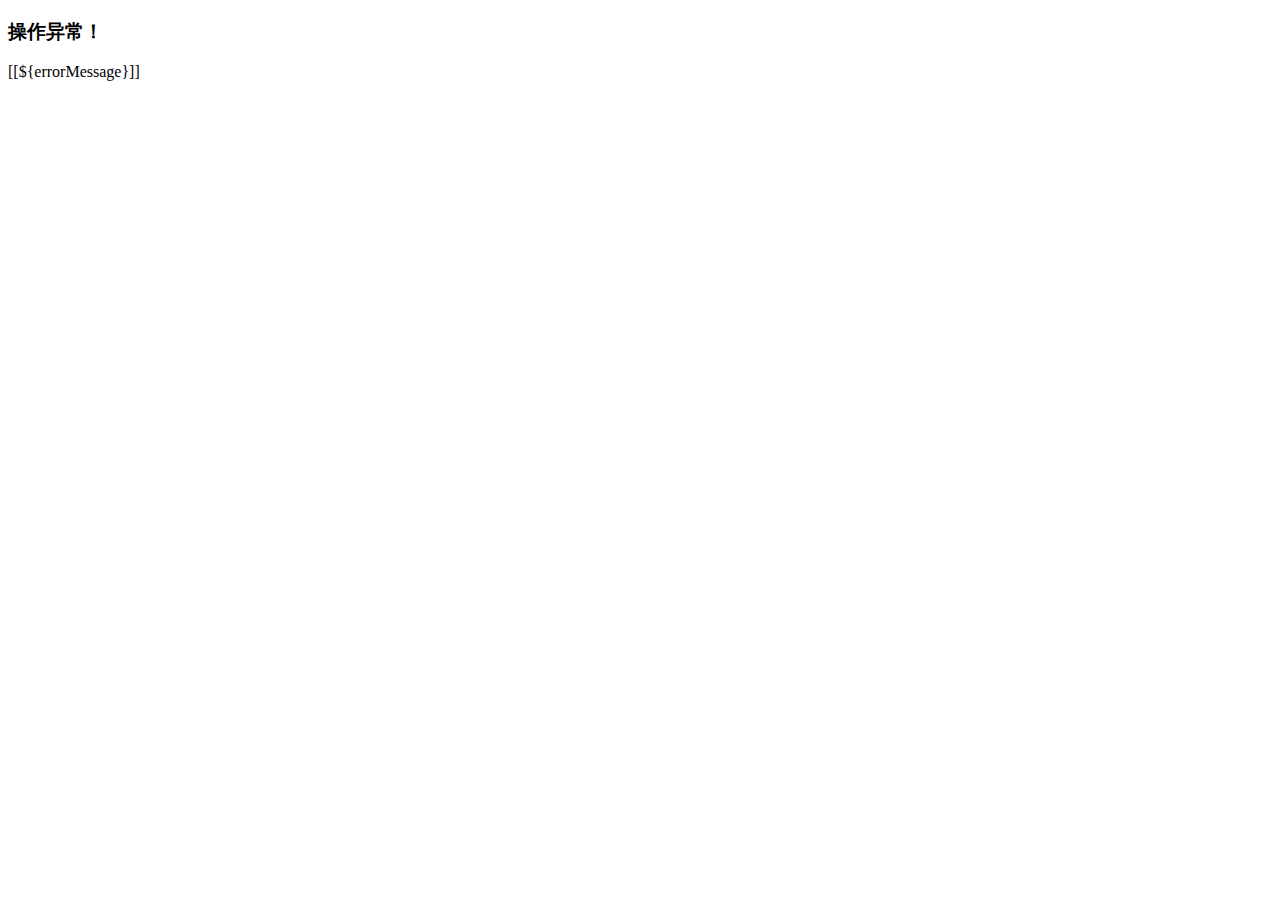
<file: ruoyi-admin/src/main/resources/templates/error/business.html>
<!DOCTYPE html>
<html lang="zh">
<head>
    <meta charset="utf-8">
    <meta name="viewport" content="width=device-width, initial-scale=1.0">
    <title>RuoYi - 403</title>
	<link th:href="@{/css/bootstrap.min.css}" rel="stylesheet"/>
    <link th:href="@{/css/animate.css}" rel="stylesheet"/>
    <link th:href="@{/css/style.css}" rel="stylesheet"/>
</head>
<body class="gray-bg">
    <div class="middle-box text-center animated fadeInDown">
        <h3 class="font-bold">操作异常！</h3>

        <div class="error-desc">
            [[${errorMessage}]]
        </div>
    </div>
</body>
</html>
</file>
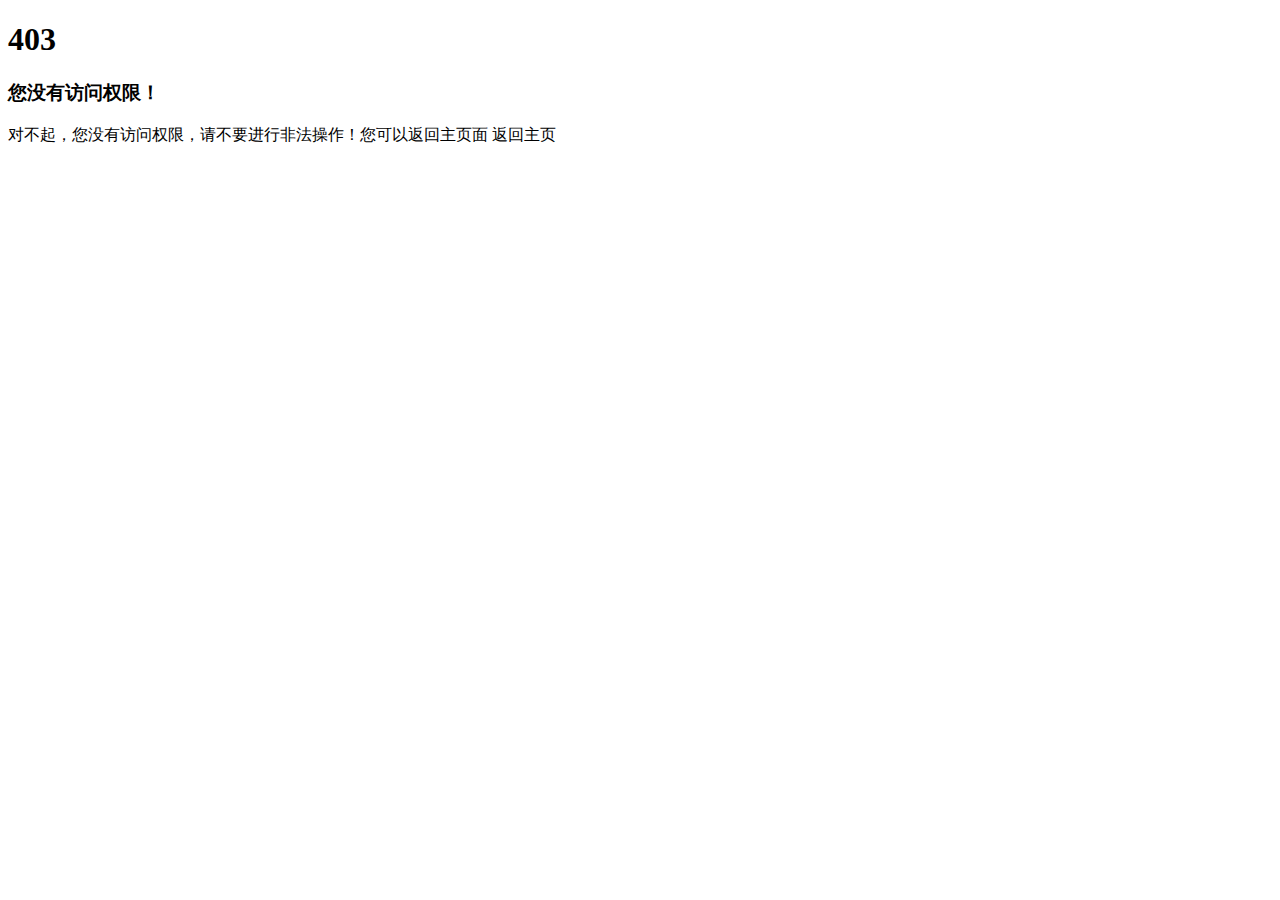
<file: ruoyi-admin/src/main/resources/templates/error/unauth.html>
<!DOCTYPE html>
<html lang="zh">
<head>
    <meta charset="utf-8">
    <meta name="viewport" content="width=device-width, initial-scale=1.0">
    <title>RuoYi - 403</title>
	<link th:href="@{/css/bootstrap.min.css}" rel="stylesheet"/>
    <link th:href="@{/css/animate.css}" rel="stylesheet"/>
    <link th:href="@{/css/style.css}" rel="stylesheet"/>
</head>
<body class="gray-bg">
    <div class="middle-box text-center animated fadeInDown">
        <h1>403</h1>
        <h3 class="font-bold">您没有访问权限！</h3>

        <div class="error-desc">
                                对不起，您没有访问权限，请不要进行非法操作！您可以返回主页面
            <a th:href="javascript:index()" class="btn btn-outline btn-primary btn-xs">返回主页</a>
        </div>
    </div>
    <script th:inline="javascript">
      var ctx = [[@{/}]];
      function index() {
          window.parent.frames.location.href = ctx + "index";
      }
    </script>
</body>
</html>
</file>
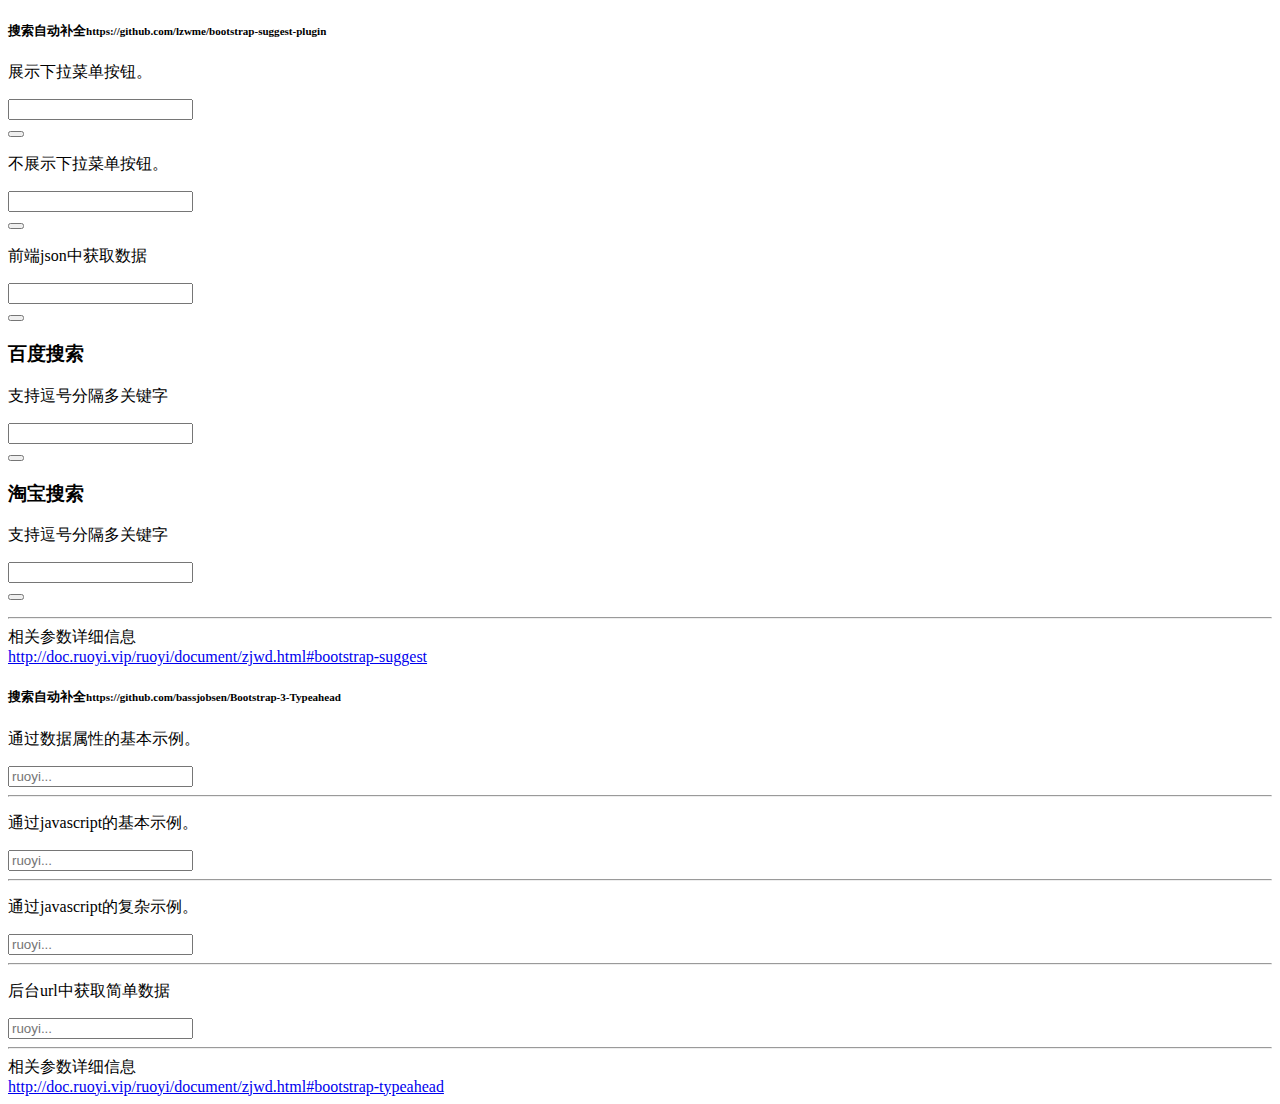
<file: ruoyi-admin/src/main/resources/templates/demo/form/autocomplete.html>
<!DOCTYPE html>
<html lang="zh">
<head>
	<th:block th:include="include :: header('搜索自动补全')" />
</head>
<body class="gray-bg">
      <div class="wrapper wrapper-content animated fadeInRight">
        <div class="row">
            <div class="col-sm-6">
                <div class="ibox float-e-margins">
                    <div class="ibox-title">
                        <h5>搜索自动补全<small>https://github.com/lzwme/bootstrap-suggest-plugin</small></h5>
                    </div>  
                    <div class="ibox-content">
                        <p>展示下拉菜单按钮。</p>
                        <div class="row">
                            <div class="col-lg-6">
                                <div class="input-group">
                                    <input type="text" class="form-control" id="suggest-demo-1">
                                    <div class="input-group-btn">
                                        <button type="button" class="btn btn-white dropdown-toggle" data-toggle="dropdown">
                                            <span class="caret"></span>
                                        </button>
                                        <ul class="dropdown-menu dropdown-menu-right" role="menu">
                                        </ul>
                                    </div>
                                </div>
                            </div>
                        </div>
                        
                        <p>不展示下拉菜单按钮。</p>
                        <div class="row">
                            <div class="col-lg-6">
                                <div class="input-group">
                                    <input type="text" class="form-control" id="suggest-demo-2">
                                    <div class="input-group-btn">
                                        <button type="button" class="btn btn-white dropdown-toggle" data-toggle="dropdown">
                                            <span class="caret"></span>
                                        </button>
                                        <ul class="dropdown-menu dropdown-menu-right" role="menu">
                                        </ul>
                                    </div>
                                </div>
                            </div>
                        </div>
                        
                        <p>前端json中获取数据</p>
                        <div class="row">
                            <div class="col-lg-6">
                                <div class="input-group">
                                    <input type="text" class="form-control" id="suggest-demo-3">
                                    <div class="input-group-btn">
                                        <button type="button" class="btn btn-white dropdown-toggle" data-toggle="dropdown">
                                            <span class="caret"></span>
                                        </button>
                                        <ul class="dropdown-menu dropdown-menu-right" role="menu">
                                        </ul>
                                    </div>
                                    <!-- /btn-group -->
                                </div>
                            </div>
                        </div>
                        
                        <h3>百度搜索</h3>
                        <p>支持逗号分隔多关键字</p>
                        <div class="row">
                            <div class="col-lg-6">
                                <div class="input-group" style="width: 300px;">
                                    <input type="text" class="form-control" id="baidu">
                                    <div class="input-group-btn">
                                        <button type="button" class="btn btn-white dropdown-toggle" data-toggle="dropdown">
                                            <span class="caret"></span>
                                        </button>
                                        <ul class="dropdown-menu dropdown-menu-right" role="menu">
                                        </ul>
                                    </div>
                                    <!-- /btn-group -->
                                </div>
                            </div>
                        </div>
                        
                        <h3>淘宝搜索</h3>
                        <p>支持逗号分隔多关键字</p>
                        <div class="row">
                            <div class="col-lg-6">
                                <div class="input-group" style="width: 400px;">
                                    <input type="text" class="form-control" id="taobao">
                                    <div class="input-group-btn">
                                        <button type="button" class="btn btn-white dropdown-toggle" data-toggle="dropdown">
                                            <span class="caret"></span>
                                        </button>
                                        <ul class="dropdown-menu dropdown-menu-right" role="menu">
                                        </ul>
                                    </div>
                                    <!-- /btn-group -->
                                </div>
                            </div>
                        </div>
                        <hr>
                        <div class="form-group">
                            <label class="font-noraml">相关参数详细信息</label>
                            <div><a href="http://doc.ruoyi.vip/ruoyi/document/zjwd.html#bootstrap-suggest" target="_blank">http://doc.ruoyi.vip/ruoyi/document/zjwd.html#bootstrap-suggest</a></div>
                        </div>
                    </div>
                </div>
            </div>
            
            <div class="col-sm-6">
                <div class="ibox float-e-margins">
                    <div class="ibox-title">
                        <h5>搜索自动补全<small>https://github.com/bassjobsen/Bootstrap-3-Typeahead</small></h5>
                    </div>  
                    <div class="ibox-content">
                        <p>通过数据属性的基本示例。</p>
                        <div class="row">
                            <div class="col-lg-6">
                           	    <input type="text" placeholder="ruoyi..." data-provide="typeahead" data-source='["ruoyi 1","ruoyi 2","ruoyi 3"]' class="form-control" />
                            </div>
                        </div>
                        <hr>
                        
                        <p>通过javascript的基本示例。</p>
                        <div class="row">
                            <div class="col-lg-6">
                                <input type="text" placeholder="ruoyi..." class="form-control" id="typeahead-demo-1"/>
                            </div>
                        </div>
                        
                        <hr>
                        <p>通过javascript的复杂示例。</p>
                        <div class="row">
                            <div class="col-lg-6">
                                <input type="text" placeholder="ruoyi..." class="form-control" id="typeahead-demo-2"/>
                            </div>
                        </div>
                        
                        <hr>
                        <p>后台url中获取简单数据</p>
                        <div class="row">
                            <div class="col-lg-6">
                                <input type="text" placeholder="ruoyi..." class="form-control" id="typeahead-demo-3"/>
                            </div>
                        </div>
                        
                        <hr>
                        <div class="form-group">
                            <label class="font-noraml">相关参数详细信息</label>
                            <div><a href="http://doc.ruoyi.vip/ruoyi/document/zjwd.html#bootstrap-typeahead" target="_blank">http://doc.ruoyi.vip/ruoyi/document/zjwd.html#bootstrap-typeahead</a></div>
                        </div>
                    </div>
                </div>
            </div>
        </div>
    </div>
    <th:block th:include="include :: footer" />
    <th:block th:include="include :: bootstrap-suggest-js" />
    <th:block th:include="include :: bootstrap-typeahead-js" />
    <script type="text/javascript">
        
	    var testBsSuggest = $("#suggest-demo-1").bsSuggest({
	        url: ctx + "demo/form/userModel",
	        idField: "userId",
	        keyField: "userName"
	    }).on('onDataRequestSuccess', function (e, result) {
	        console.log('onDataRequestSuccess: ', result);
	    }).on('onSetSelectValue', function (e, keyword) {
	        console.log('onSetSelectValue: ', keyword);
	    }).on('onUnsetSelectValue', function (e) {
	        console.log("onUnsetSelectValue");
	    });
	    
	    var testBsSuggest = $("#suggest-demo-2").bsSuggest({
	        url: ctx + "demo/form/userModel",
	        showBtn: false,
	        idField: "userId",
	        keyField: "userName"
	    }).on('onDataRequestSuccess', function (e, result) {
	        console.log('onDataRequestSuccess: ', result);
	    }).on('onSetSelectValue', function (e, keyword) {
	        console.log('onSetSelectValue: ', keyword);
	    }).on('onUnsetSelectValue', function (e) {
	        console.log("onUnsetSelectValue");
	    });
	
	    //data 数据中获取
	    var testdataBsSuggest = $("#suggest-demo-3").bsSuggest({
	        indexId: 1,
	        indexKey: 2,
	        data: {
	            'value': [
	                {
	                    'userId': '1',
	                    'userCode': '1000001',
	                    'userName': '测试1',
	                    'userPhone': '15888888888'
	                },
	                {
	                    'userId': '2',
	                    'userCode': '1000002',
	                    'userName': '测试2',
	                    'userPhone': '15888888888'
	                },
	                {
	                    'userId': '3',
	                    'userCode': '1000003',
	                    'userName': '测试3',
	                    'userPhone': '15888888888'
	                },
	                {
	                    'userId': '4',
	                    'userCode': '1000004',
	                    'userName': '测试4',
	                    'userPhone': '15888888888'
	                },
	                {
	                    'userId': '5',
	                    'userCode': '1000005',
	                    'userName': '测试5',
	                    'userPhone': '15888888888'
	                }
				],
	            'defaults': 'http://ruoyi.vip'
	        }
	    });
	    
	    //百度搜索测试
	    var baiduBsSuggest = $("#baidu").bsSuggest({
	        allowNoKeyword: false, //是否允许无关键字时请求数据
	        multiWord: true, //以分隔符号分割的多关键字支持
	        separator: ",", //多关键字支持时的分隔符，默认为空格
	        getDataMethod: "url", //获取数据的方式，总是从 URL 获取
	        url: 'http://unionsug.baidu.com/su?p=3&t=' + (new Date()).getTime() + '&wd=',
	        /*优先从url ajax 请求 json 帮助数据，注意最后一个参数为关键字请求参数*/
	        jsonp: 'cb',
	        /*如果从 url 获取数据，并且需要跨域，则该参数必须设置*/
	        processData: function (json) { // url 获取数据时，对数据的处理，作为 getData 的回调函数
	            var i, len, data = {
	                value: []
	            };
	            if (!json || !json.s || json.s.length === 0) {
	                return false;
	            }
	
	            console.log(json);
	            len = json.s.length;
	
	            jsonStr = "{'value':[";
	            for (i = 0; i < len; i++) {
	                data.value.push({
	                    word: json.s[i]
	                });
	            }
	            data.defaults = 'baidu';
	
	            //字符串转化为 js 对象
	            return data;
	        }
	    });
	    
	    //淘宝搜索建议测试
	    var taobaoBsSuggest = $("#taobao").bsSuggest({
	        indexId: 2, //data.value 的第几个数据，作为input输入框的内容
	        indexKey: 1, //data.value 的第几个数据，作为input输入框的内容
	        allowNoKeyword: false, //是否允许无关键字时请求数据
	        multiWord: true, //以分隔符号分割的多关键字支持
	        separator: ",", //多关键字支持时的分隔符，默认为空格
	        getDataMethod: "url", //获取数据的方式，总是从 URL 获取
	        effectiveFieldsAlias: {
	            Id: "序号",
	            Keyword: "关键字",
	            Count: "数量"
	        },
	        showHeader: true,
	        url: 'http://suggest.taobao.com/sug?code=utf-8&extras=1&q=',
	        /*优先从url ajax 请求 json 帮助数据，注意最后一个参数为关键字请求参数*/
	        jsonp: 'callback',
	        /*如果从 url 获取数据，并且需要跨域，则该参数必须设置*/
	        processData: function (json) { // url 获取数据时，对数据的处理，作为 getData 的回调函数
	            var i, len, data = {
	                value: []
	            };
	
	            if (!json || !json.result || json.result.length == 0) {
	                return false;
	            }
	
	            console.log(json);
	            len = json.result.length;
	
	            for (i = 0; i < len; i++) {
	                data.value.push({
	                    "Id": (i + 1),
	                    "Keyword": json.result[i][0],
	                    "Count": json.result[i][1]
	                });
	            }
	            console.log(data);
	            return data;
	        }
	    });
	    
	    $('#typeahead-demo-1').typeahead({
            source: ["ruoyi 1","ruoyi 2","ruoyi 3"]
        });
	    
	    $('#typeahead-demo-2').typeahead({
            source: [
                {"name": "Afghanistan", "code": "AF", "ccn0": "040"},
                {"name": "Land Islands", "code": "AX", "ccn0": "050"},
                {"name": "Albania", "code": "AL","ccn0": "060"},
                {"name": "Algeria", "code": "DZ","ccn0": "070"}
            ]
        });
	    
	    $.get(ctx + "demo/form/collection", function(data){
	    	$("#typeahead-demo-3").typeahead({
		        source: data.value
		    });
        },'json');
    </script>
</body>
</html>
</file>
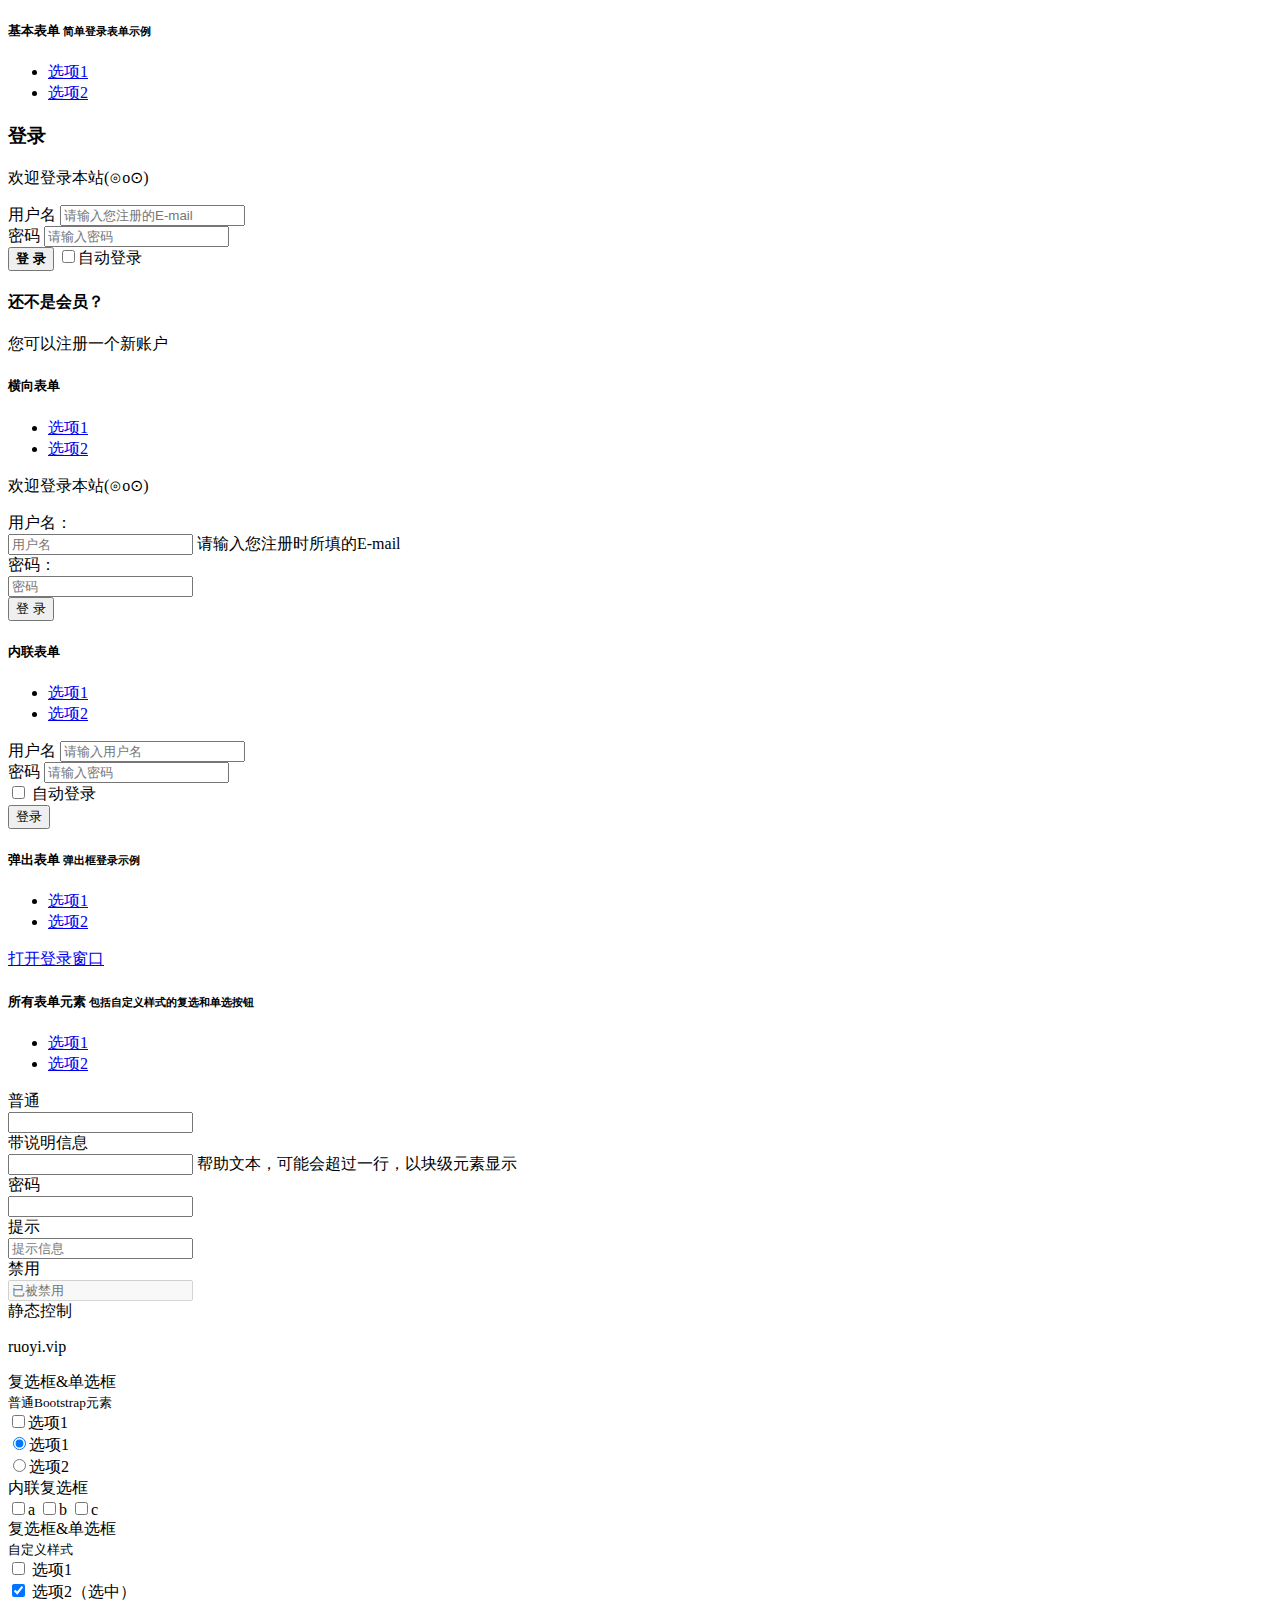
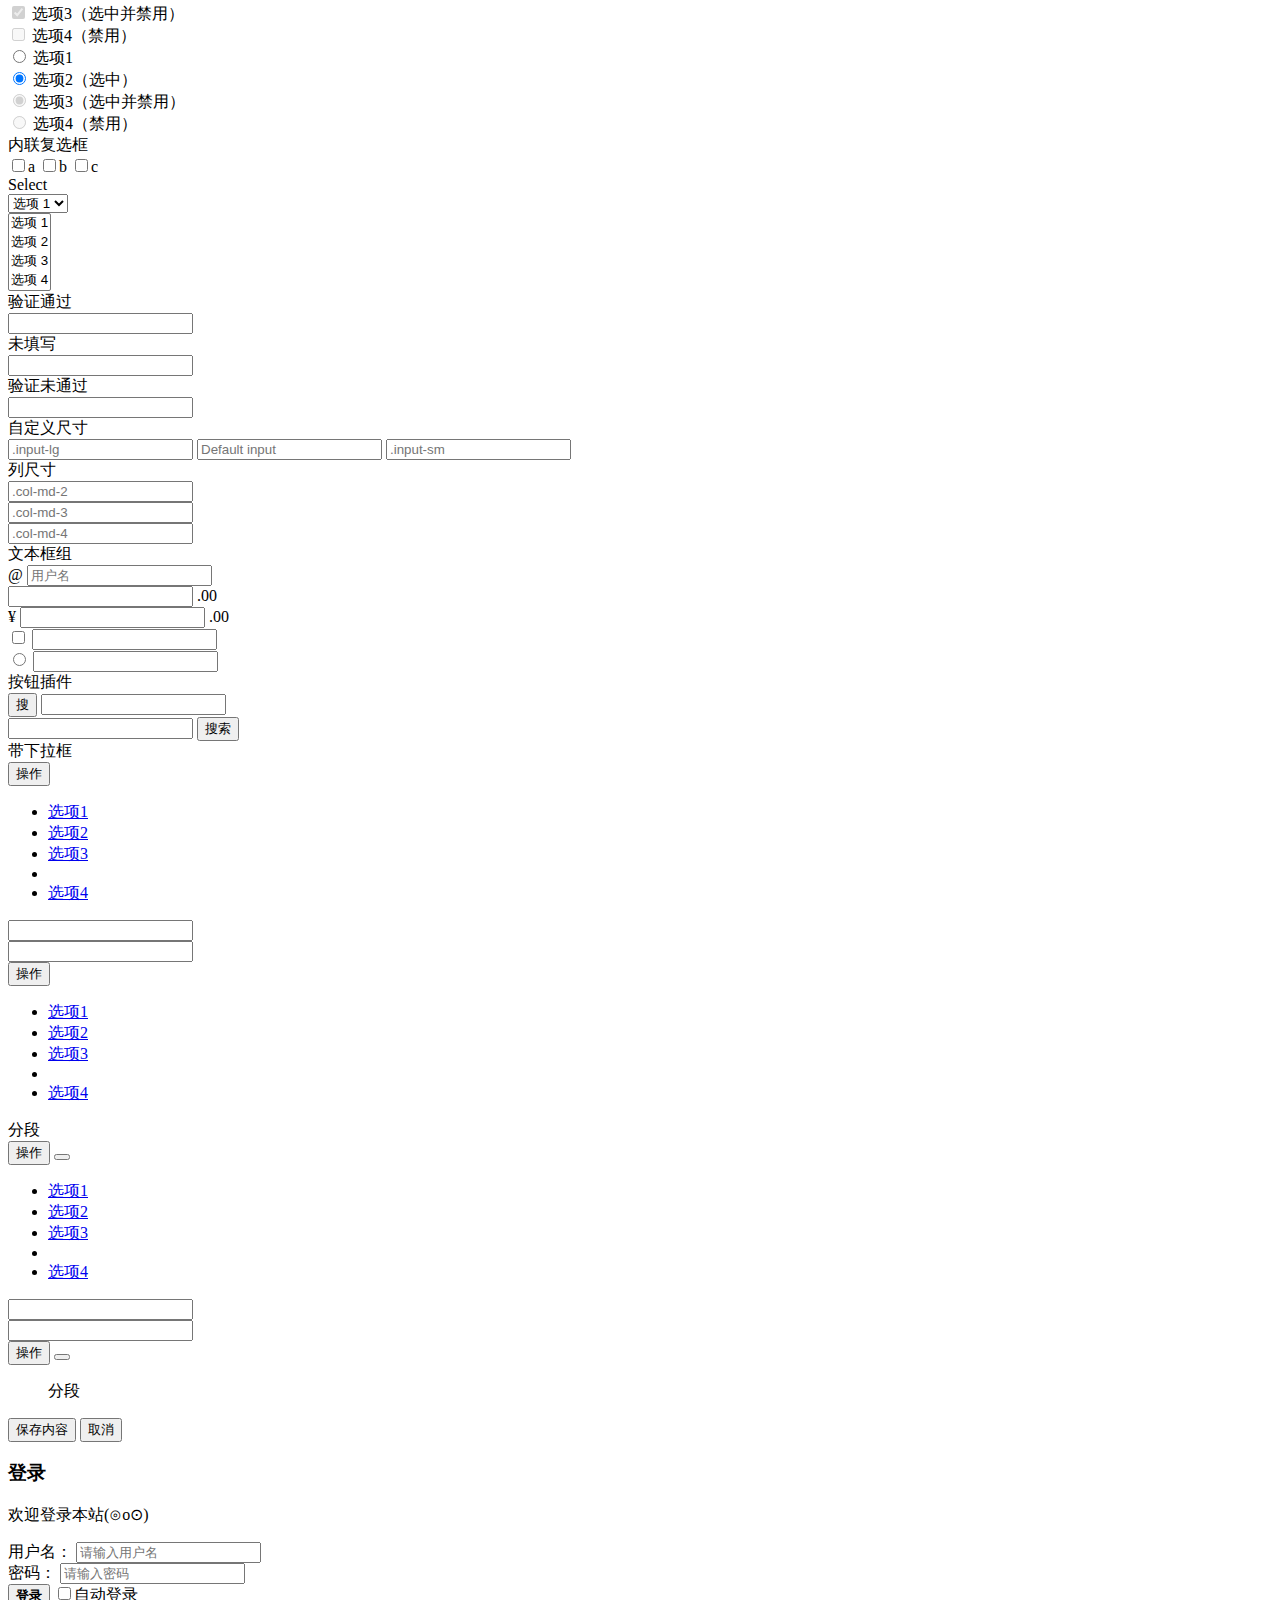
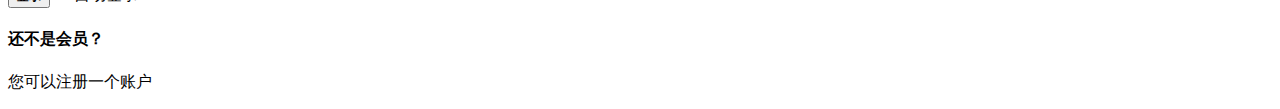
<file: ruoyi-admin/src/main/resources/templates/demo/form/basic.html>
<!DOCTYPE html>
<html lang="zh">
<head>
	<th:block th:include="include :: header('基本表单')" />
</head>
<body class="gray-bg">
    <div class="wrapper wrapper-content animated fadeInRight">
        <div class="row">
            <div class="col-sm-7">
                <div class="ibox float-e-margins">
                    <div class="ibox-title">
                        <h5>基本表单 <small>简单登录表单示例</small></h5>
                        <div class="ibox-tools">
                            <a class="collapse-link">
                                <i class="fa fa-chevron-up"></i>
                            </a>
                            <a class="dropdown-toggle" data-toggle="dropdown" href="form_basic.html#">
                                <i class="fa fa-wrench"></i>
                            </a>
                            <ul class="dropdown-menu dropdown-user">
                                <li><a href="form_basic.html#">选项1</a>
                                </li>
                                <li><a href="form_basic.html#">选项2</a>
                                </li>
                            </ul>
                            <a class="close-link">
                                <i class="fa fa-times"></i>
                            </a>
                        </div>
                    </div>
                    <div class="ibox-content">
                        <div class="row">
                            <div class="col-sm-6 b-r">
                                <h3 class="m-t-none m-b">登录</h3>
                                <p>欢迎登录本站(⊙o⊙)</p>
                                <form role="form">
                                    <div class="form-group">
                                        <label>用户名</label>
                                        <input type="email" placeholder="请输入您注册的E-mail" class="form-control">
                                    </div>
                                    <div class="form-group">
                                        <label>密码</label>
                                        <input type="password" placeholder="请输入密码" class="form-control">
                                    </div>
                                    <div>
                                        <button class="btn btn-sm btn-primary pull-right m-t-n-xs" type="submit"><strong>登 录</strong>
                                        </button>
                                        <label>
                                            <input type="checkbox">自动登录</label>
                                    </div>
                                </form>
                            </div>
                            <div class="col-sm-6">
                                <h4>还不是会员？</h4>
                                <p>您可以注册一个新账户</p>
                                <p class="text-center">
                                    <a href="form_basic.html"><i class="fa fa-sign-in big-icon"></i></a>
                                </p>
                            </div>
                        </div>
                    </div>
                </div>
            </div>
            <div class="col-sm-5">
                <div class="ibox float-e-margins">
                    <div class="ibox-title">
                        <h5>横向表单</h5>
                        <div class="ibox-tools">
                            <a class="collapse-link">
                                <i class="fa fa-chevron-up"></i>
                            </a>
                            <a class="dropdown-toggle" data-toggle="dropdown" href="form_basic.html#">
                                <i class="fa fa-wrench"></i>
                            </a>
                            <ul class="dropdown-menu dropdown-user">
                                <li><a href="form_basic.html#">选项1</a>
                                </li>
                                <li><a href="form_basic.html#">选项2</a>
                                </li>
                            </ul>
                            <a class="close-link">
                                <i class="fa fa-times"></i>
                            </a>
                        </div>
                    </div>
                    <div class="ibox-content">
                        <form class="form-horizontal">
                            <p>欢迎登录本站(⊙o⊙)</p>
                            <div class="form-group">
                                <label class="col-sm-3 control-label">用户名：</label>

                                <div class="col-sm-8">
                                    <input type="email" placeholder="用户名" class="form-control"> <span class="help-block m-b-none">请输入您注册时所填的E-mail</span>
                                </div>
                            </div>
                            <div class="form-group">
                                <label class="col-sm-3 control-label">密码：</label>

                                <div class="col-sm-8">
                                    <input type="password" placeholder="密码" class="form-control">
                                </div>
                            </div>
                            <div class="form-group">
                                <div class="col-sm-offset-3 col-sm-8">
                                    <button class="btn btn-sm btn-white" type="submit">登 录</button>
                                </div>
                            </div>
                        </form>
                    </div>
                </div>
            </div>
        </div>
        <div class="row">
            <div class="col-sm-8">
                <div class="ibox float-e-margins">
                    <div class="ibox-title">
                        <h5>内联表单</h5>
                        <div class="ibox-tools">
                            <a class="collapse-link">
                                <i class="fa fa-chevron-up"></i>
                            </a>
                            <a class="dropdown-toggle" data-toggle="dropdown" href="form_basic.html#">
                                <i class="fa fa-wrench"></i>
                            </a>
                            <ul class="dropdown-menu dropdown-user">
                                <li><a href="form_basic.html#">选项1</a>
                                </li>
                                <li><a href="form_basic.html#">选项2</a>
                                </li>
                            </ul>
                            <a class="close-link">
                                <i class="fa fa-times"></i>
                            </a>
                        </div>
                    </div>
                    <div class="ibox-content">
                        <form role="form" class="form-inline">
                            <div class="form-group">
                                <label for="exampleInputEmail2" class="sr-only">用户名</label>
                                <input type="email" placeholder="请输入用户名" id="exampleInputEmail2" class="form-control">
                            </div>
                            <div class="form-group">
                                <label for="exampleInputPassword2" class="sr-only">密码</label>
                                <input type="password" placeholder="请输入密码" id="exampleInputPassword2" class="form-control">
                            </div>
                            <div class="checkbox m-l m-r-xs">
                                <label>
                                    <input type="checkbox"><i></i> 自动登录</label>
                            </div>
                            <button class="btn btn-white" type="submit">登录</button>
                        </form>
                    </div>
                </div>
            </div>
            <div class="col-sm-4">
                <div class="ibox float-e-margins">
                    <div class="ibox-title">
                        <h5>弹出表单 <small>弹出框登录示例</small></h5>
                        <div class="ibox-tools">
                            <a class="collapse-link">
                                <i class="fa fa-chevron-up"></i>
                            </a>
                            <a class="dropdown-toggle" data-toggle="dropdown" href="form_basic.html#">
                                <i class="fa fa-wrench"></i>
                            </a>
                            <ul class="dropdown-menu dropdown-user">
                                <li><a href="form_basic.html#">选项1</a>
                                </li>
                                <li><a href="form_basic.html#">选项2</a>
                                </li>
                            </ul>
                            <a class="close-link">
                                <i class="fa fa-times"></i>
                            </a>
                        </div>
                    </div>
                    <div class="ibox-content">
                        <div class="text-center">
                            <a data-toggle="modal" class="btn btn-primary" href="form_basic.html#modal-form">打开登录窗口</a>
                        </div>
                    </div>
                </div>
            </div>
        </div>
        <div class="row">
            <div class="col-sm-12">
                <div class="ibox float-e-margins">
                    <div class="ibox-title">
                        <h5>所有表单元素 <small>包括自定义样式的复选和单选按钮</small></h5>
                        <div class="ibox-tools">
                            <a class="collapse-link">
                                <i class="fa fa-chevron-up"></i>
                            </a>
                            <a class="dropdown-toggle" data-toggle="dropdown" href="form_basic.html#">
                                <i class="fa fa-wrench"></i>
                            </a>
                            <ul class="dropdown-menu dropdown-user">
                                <li><a href="form_basic.html#">选项1</a>
                                </li>
                                <li><a href="form_basic.html#">选项2</a>
                                </li>
                            </ul>
                            <a class="close-link">
                                <i class="fa fa-times"></i>
                            </a>
                        </div>
                    </div>
                    <div class="ibox-content">
                        <form method="get" class="form-horizontal">
                            <div class="form-group">
                                <label class="col-sm-2 control-label">普通</label>

                                <div class="col-sm-10">
                                    <input type="text" class="form-control">
                                </div>
                            </div>
                            <div class="hr-line-dashed"></div>
                            <div class="form-group">
                                <label class="col-sm-2 control-label">带说明信息</label>
                                <div class="col-sm-10">
                                    <input type="text" class="form-control"> <span class="help-block m-b-none">帮助文本，可能会超过一行，以块级元素显示</span>
                                </div>
                            </div>
                            <div class="hr-line-dashed"></div>
                            <div class="form-group">
                                <label class="col-sm-2 control-label">密码</label>

                                <div class="col-sm-10">
                                    <input type="password" class="form-control" name="password">
                                </div>
                            </div>
                            <div class="hr-line-dashed"></div>
                            <div class="form-group">
                                <label class="col-sm-2 control-label">提示</label>

                                <div class="col-sm-10">
                                    <input type="text" placeholder="提示信息" class="form-control">
                                </div>
                            </div>
                            <div class="hr-line-dashed"></div>
                            <div class="form-group">
                                <label class="col-sm-2 control-label">禁用</label>

                                <div class="col-sm-10">
                                    <input type="text" disabled="" placeholder="已被禁用" class="form-control">
                                </div>
                            </div>
                            <div class="hr-line-dashed"></div>
                            <div class="form-group">
                                <label class="col-sm-2 control-label">静态控制</label>

                                <div class="col-sm-10">
                                    <p class="form-control-static">ruoyi.vip</p>
                                </div>
                            </div>
                            <div class="hr-line-dashed"></div>
                            <div class="form-group">
                                <label class="col-sm-2 control-label">复选框&amp;单选框
                                    <br/>
                                    <small class="text-navy">普通Bootstrap元素</small>
                                </label>

                                <div class="col-sm-10">
                                    <div class="checkbox">
                                        <label>
                                            <input type="checkbox" value="">选项1</label>
                                    </div>
                                    <div class="radio">
                                        <label>
                                            <input type="radio" checked="" value="option1" id="optionsRadios1" name="optionsRadios">选项1</label>
                                    </div>
                                    <div class="radio">
                                        <label>
                                            <input type="radio" value="option2" id="optionsRadios2" name="optionsRadios">选项2</label>
                                    </div>
                                </div>
                            </div>
                            <div class="hr-line-dashed"></div>
                            <div class="form-group">
                                <label class="col-sm-2 control-label">内联复选框</label>

                                <div class="col-sm-10">
                                    <label class="checkbox-inline">
                                        <input type="checkbox" value="option1" id="inlineCheckbox1">a</label>
                                    <label class="checkbox-inline">
                                        <input type="checkbox" value="option2" id="inlineCheckbox2">b</label>
                                    <label class="checkbox-inline">
                                        <input type="checkbox" value="option3" id="inlineCheckbox3">c</label>
                                </div>
                            </div>
                            <div class="hr-line-dashed"></div>
                            <div class="form-group">
                                <label class="col-sm-2 control-label">复选框&amp;单选框
                                    <br/><small class="text-navy">自定义样式</small>
                                </label>

                                <div class="col-sm-10">
                                    <div class="checkbox check-box">
                                        <label>
                                            <input type="checkbox" value=""> <i></i> 选项1</label>
                                    </div>
                                    <div class="checkbox check-box">
                                        <label>
                                            <input type="checkbox" value="" checked=""> <i></i> 选项2（选中）</label>
                                    </div>
                                    <div class="checkbox check-box">
                                        <label>
                                            <input type="checkbox" value="" disabled="" checked=""> <i></i> 选项3（选中并禁用）</label>
                                    </div>
                                    <div class="checkbox check-box">
                                        <label>
                                            <input type="checkbox" value="" disabled=""> <i></i> 选项4（禁用）</label>
                                    </div>
                                    <div class="radio check-box">
                                        <label>
                                            <input type="radio" value="option1" name="a"> <i></i> 选项1</label>
                                    </div>
                                    <div class="radio check-box">
                                        <label>
                                            <input type="radio" checked="" value="option2" name="a"> <i></i> 选项2（选中）</label>
                                    </div>
                                    <div class="radio check-box">
                                        <label>
                                            <input type="radio" disabled="" checked="" value="option2"> <i></i> 选项3（选中并禁用）</label>
                                    </div>
                                    <div class="radio check-box">
                                        <label>
                                            <input type="radio" disabled="" name="a"> <i></i> 选项4（禁用）</label>
                                    </div>
                                </div>
                            </div>
                            <div class="hr-line-dashed"></div>
                            <div class="form-group">
                                <label class="col-sm-2 control-label">内联复选框</label>

                                <div class="col-sm-10">
                                    <label class="checkbox-inline check-box">
                                        <input type="checkbox" value="option1">a</label>
                                    <label class="checkbox-inline check-box">
                                        <input type="checkbox" value="option2">b</label>
                                    <label class="checkbox-inline check-box">
                                        <input type="checkbox" value="option3">c</label>
                                </div>
                            </div>
                            <div class="hr-line-dashed"></div>
                            <div class="form-group">
                                <label class="col-sm-2 control-label">Select</label>

                                <div class="col-sm-10">
                                    <select class="form-control m-b" name="account">
                                        <option>选项 1</option>
                                        <option>选项 2</option>
                                        <option>选项 3</option>
                                        <option>选项 4</option>
                                    </select>

                                    <div class="col-sm-4 m-l-n">
                                        <select class="form-control" multiple="">
                                            <option>选项 1</option>
                                            <option>选项 2</option>
                                            <option>选项 3</option>
                                            <option>选项 4</option>
                                        </select>
                                    </div>
                                </div>
                            </div>
                            <div class="hr-line-dashed"></div>
                            <div class="form-group has-success">
                                <label class="col-sm-2 control-label">验证通过</label>

                                <div class="col-sm-10">
                                    <input type="text" class="form-control">
                                </div>
                            </div>
                            <div class="hr-line-dashed"></div>
                            <div class="form-group has-warning">
                                <label class="col-sm-2 control-label">未填写</label>

                                <div class="col-sm-10">
                                    <input type="text" class="form-control">
                                </div>
                            </div>
                            <div class="hr-line-dashed"></div>
                            <div class="form-group has-error">
                                <label class="col-sm-2 control-label">验证未通过</label>

                                <div class="col-sm-10">
                                    <input type="text" class="form-control">
                                </div>
                            </div>
                            <div class="hr-line-dashed"></div>
                            <div class="form-group">
                                <label class="col-sm-2 control-label">自定义尺寸</label>

                                <div class="col-sm-10">
                                    <input type="text" placeholder=".input-lg" class="form-control input-lg m-b">
                                    <input type="text" placeholder="Default input" class="form-control m-b">
                                    <input type="text" placeholder=".input-sm" class="form-control input-sm">
                                </div>
                            </div>
                            <div class="hr-line-dashed"></div>
                            <div class="form-group">
                                <label class="col-sm-2 control-label">列尺寸</label>

                                <div class="col-sm-10">
                                    <div class="row">
                                        <div class="col-md-2">
                                            <input type="text" placeholder=".col-md-2" class="form-control">
                                        </div>
                                        <div class="col-md-3">
                                            <input type="text" placeholder=".col-md-3" class="form-control">
                                        </div>
                                        <div class="col-md-4">
                                            <input type="text" placeholder=".col-md-4" class="form-control">
                                        </div>
                                    </div>
                                </div>
                            </div>
                            <div class="hr-line-dashed"></div>
                            <div class="form-group">
                                <label class="col-sm-2 control-label">文本框组</label>

                                <div class="col-sm-10">
                                    <div class="input-group m-b"><span class="input-group-addon">@</span>
                                        <input type="text" placeholder="用户名" class="form-control">
                                    </div>
                                    <div class="input-group m-b">
                                        <input type="text" class="form-control"> <span class="input-group-addon">.00</span>
                                    </div>
                                    <div class="input-group m-b"><span class="input-group-addon">&yen;</span>
                                        <input type="text" class="form-control"> <span class="input-group-addon">.00</span>
                                    </div>
                                    <div class="input-group m-b"><span class="input-group-addon"> <input type="checkbox"> </span>
                                        <input type="text" class="form-control">
                                    </div>
                                    <div class="input-group"><span class="input-group-addon"> <input type="radio"> </span>
                                        <input type="text" class="form-control">
                                    </div>
                                </div>
                            </div>
                            <div class="hr-line-dashed"></div>
                            <div class="form-group">
                                <label class="col-sm-2 control-label">按钮插件</label>

                                <div class="col-sm-10">
                                    <div class="input-group m-b"><span class="input-group-btn">
                                            <button type="button" class="btn btn-primary">搜</button> </span>
                                        <input type="text" class="form-control">
                                    </div>
                                    <div class="input-group">
                                        <input type="text" class="form-control"> <span class="input-group-btn"> <button type="button" class="btn btn-primary">搜索
                                        </button> </span>
                                    </div>
                                </div>
                            </div>
                            <div class="hr-line-dashed"></div>
                            <div class="form-group">
                                <label class="col-sm-2 control-label">带下拉框</label>

                                <div class="col-sm-10">
                                    <div class="input-group m-b">
                                        <div class="input-group-btn">
                                            <button data-toggle="dropdown" class="btn btn-white dropdown-toggle" type="button">操作 <span class="caret"></span>
                                            </button>
                                            <ul class="dropdown-menu">
                                                <li><a href="form_basic.html#">选项1</a>
                                                </li>
                                                <li><a href="form_basic.html#">选项2</a>
                                                </li>
                                                <li><a href="form_basic.html#">选项3</a>
                                                </li>
                                                <li class="divider"></li>
                                                <li><a href="form_basic.html#">选项4</a>
                                                </li>
                                            </ul>
                                        </div>
                                        <input type="text" class="form-control">
                                    </div>
                                    <div class="input-group">
                                        <input type="text" class="form-control">

                                        <div class="input-group-btn">
                                            <button data-toggle="dropdown" class="btn btn-white dropdown-toggle" type="button">操作 <span class="caret"></span>
                                            </button>
                                            <ul class="dropdown-menu pull-right">
                                                <li><a href="form_basic.html#">选项1</a>
                                                </li>
                                                <li><a href="form_basic.html#">选项2</a>
                                                </li>
                                                <li><a href="form_basic.html#">选项3</a>
                                                </li>
                                                <li class="divider"></li>
                                                <li><a href="form_basic.html#">选项4</a>
                                                </li>
                                            </ul>
                                        </div>
                                    </div>
                                </div>
                            </div>
                            <div class="hr-line-dashed"></div>
                            <div class="form-group">
                                <label class="col-sm-2 control-label">分段</label>

                                <div class="col-sm-10">
                                    <div class="input-group m-b">
                                        <div class="input-group-btn">
                                            <button tabindex="-1" class="btn btn-white" type="button">操作</button>
                                            <button data-toggle="dropdown" class="btn btn-white dropdown-toggle" type="button"><span class="caret"></span>
                                            </button>
                                            <ul class="dropdown-menu">
                                                <li><a href="form_basic.html#">选项1</a>
                                                </li>
                                                <li><a href="form_basic.html#">选项2</a>
                                                </li>
                                                <li><a href="form_basic.html#">选项3</a>
                                                </li>
                                                <li class="divider"></li>
                                                <li><a href="form_basic.html#">选项4</a>
                                                </li>
                                            </ul>
                                        </div>
                                        <input type="text" class="form-control">
                                    </div>
                                    <div class="input-group">
                                        <input type="text" class="form-control">

                                        <div class="input-group-btn">
                                            <button tabindex="-1" class="btn btn-white" type="button">操作</button>
                                            <button data-toggle="dropdown" class="btn btn-white dropdown-toggle" type="button"><span class="caret"></span>
                                            </button>
                                            <ul class="dropdown-menu pull-right">
                                                	分段
                                            </ul>
                                        </div>
                                    </div>
                                </div>
                            </div>
                            <div class="hr-line-dashed"></div>
                            <div class="form-group">
                                <div class="col-sm-4 col-sm-offset-2">
                                    <button class="btn btn-primary" type="submit">保存内容</button>
                                    <button class="btn btn-white" type="submit">取消</button>
                                </div>
                            </div>
                        </form>
                    </div>
                </div>
            </div>
        </div>
    </div>

    <div id="modal-form" class="modal fade" aria-hidden="true">
        <div class="modal-dialog">
            <div class="modal-content">
                <div class="modal-body">
                    <div class="row">
                        <div class="col-sm-6 b-r">
                            <h3 class="m-t-none m-b">登录</h3>

                            <p>欢迎登录本站(⊙o⊙)</p>

                            <form role="form">
                                <div class="form-group">
                                    <label>用户名：</label>
                                    <input type="email" placeholder="请输入用户名" class="form-control">
                                </div>
                                <div class="form-group">
                                    <label>密码：</label>
                                    <input type="password" placeholder="请输入密码" class="form-control">
                                </div>
                                <div>
                                    <button class="btn btn-sm btn-primary pull-right m-t-n-xs" type="submit"><strong>登录</strong>
                                    </button>
                                    <label>
                                        <input type="checkbox" class="i-checks">自动登录</label>
                                </div>
                            </form>
                        </div>
                        <div class="col-sm-6">
                            <h4>还不是会员？</h4>
                            <p>您可以注册一个账户</p>
                            <p class="text-center">
                                <a href="form_basic.html"><i class="fa fa-sign-in big-icon"></i></a>
                            </p>
                        </div>
                    </div>
                </div>
            </div>
        </div>
    </div>
    <th:block th:include="include :: footer" />
</body>
</html>
</file>
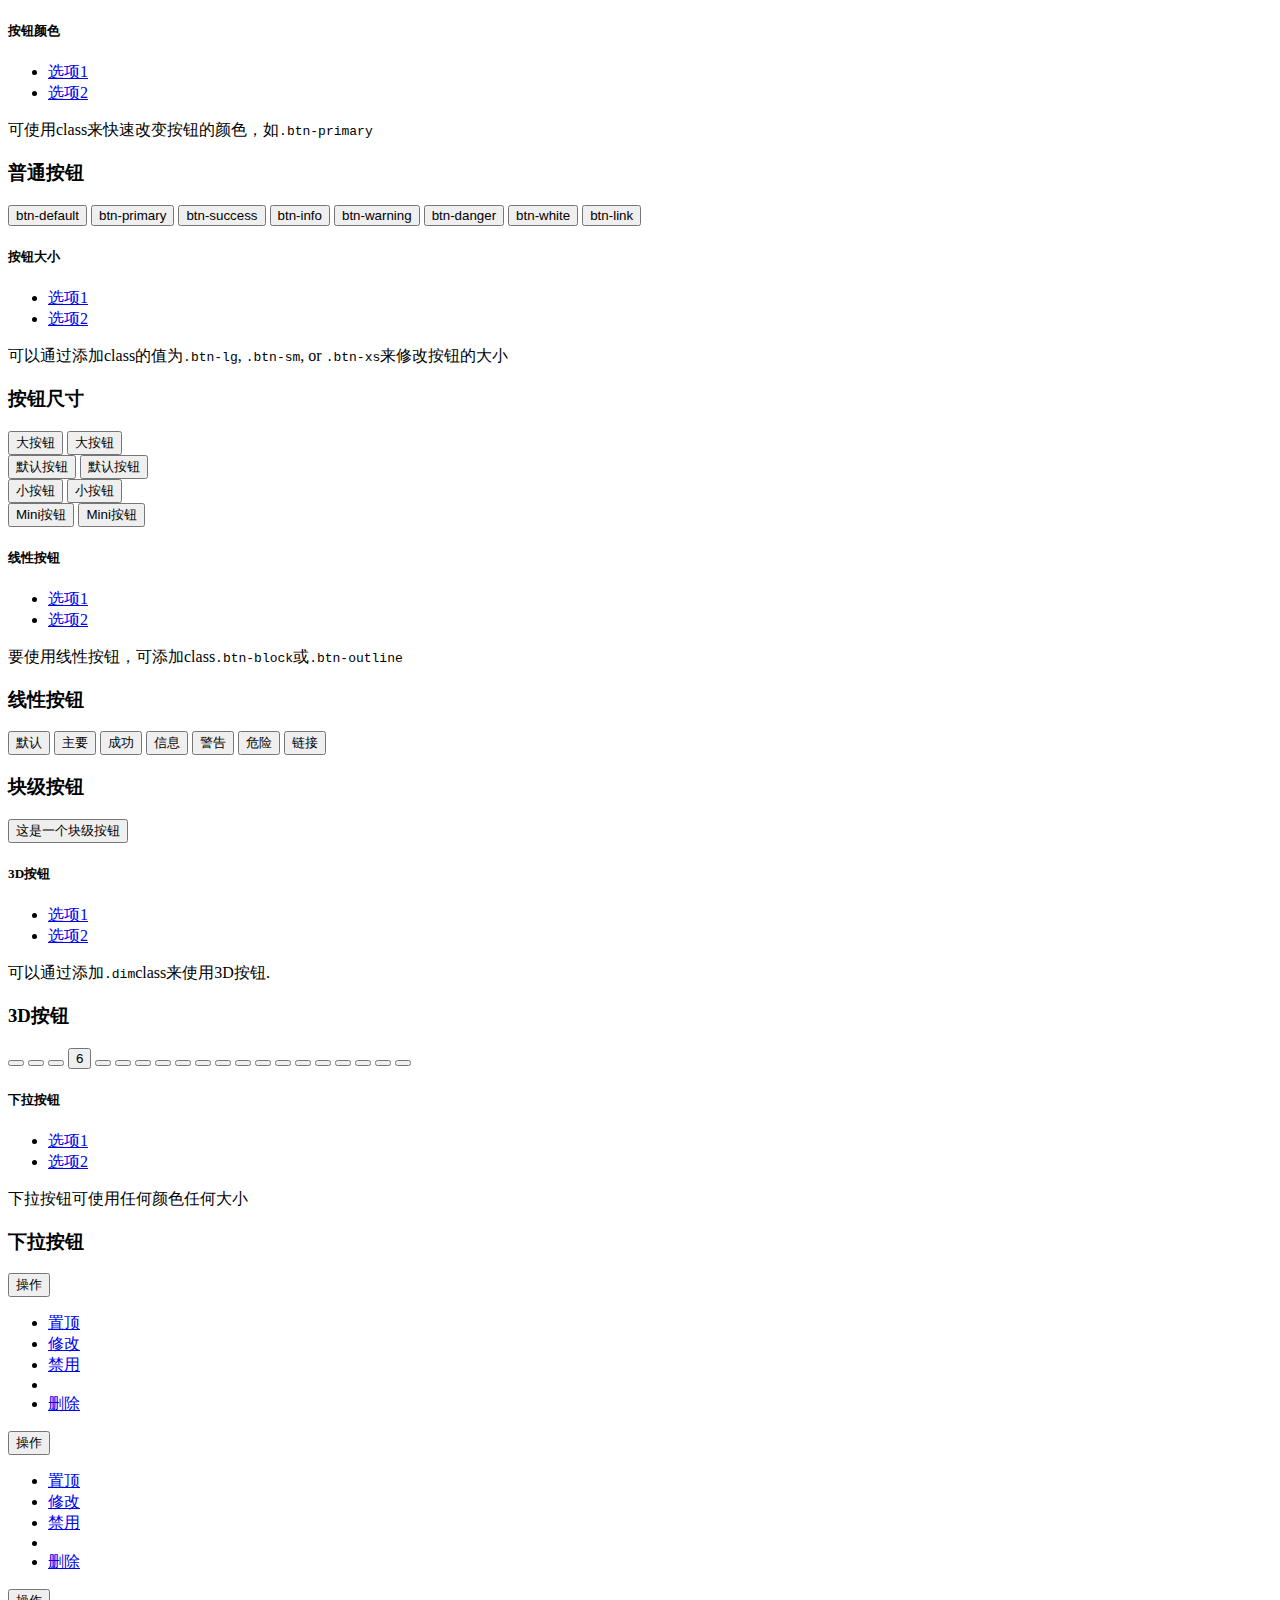
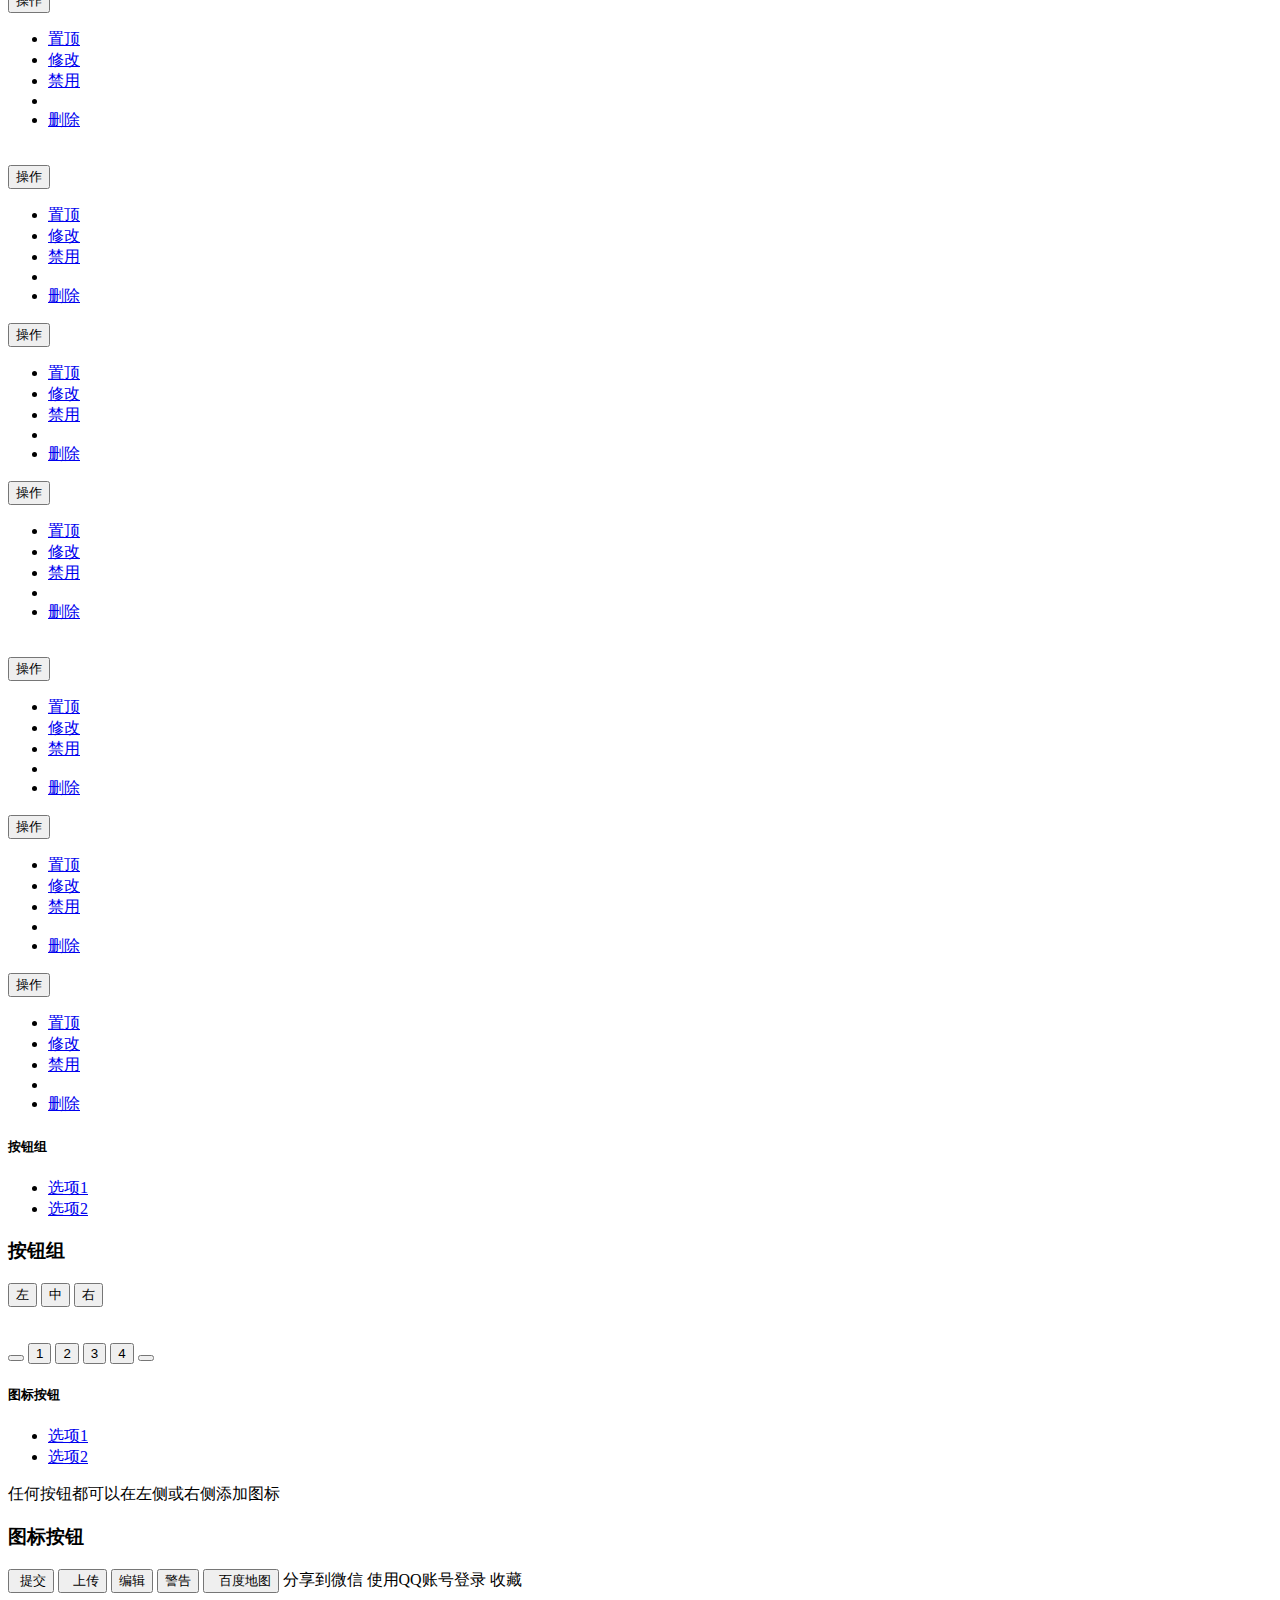
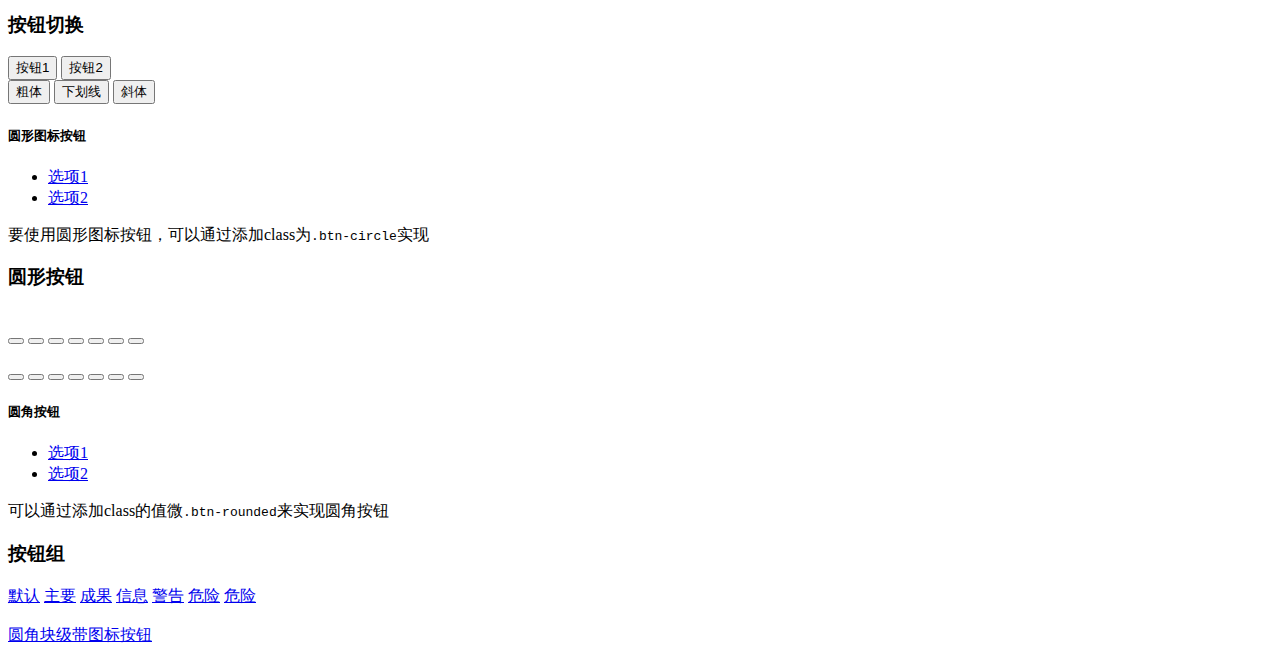
<file: ruoyi-admin/src/main/resources/templates/demo/form/button.html>
<!DOCTYPE html>
<html lang="zh">
<head>
	<th:block th:include="include :: header('按钮')" />
</head>
<body class="gray-bg">
     <div class="row wrapper wrapper-content animated fadeInRight">
        <div class="col-sm-4">
            <div class="ibox float-e-margins">
                <div class="ibox-title">
                    <h5>按钮颜色</h5>
                    <div class="ibox-tools">
                        <a class="collapse-link">
                            <i class="fa fa-chevron-up"></i>
                        </a>
                        <a class="dropdown-toggle" data-toggle="dropdown" href="buttons.html#">
                            <i class="fa fa-wrench"></i>
                        </a>
                        <ul class="dropdown-menu dropdown-user">
                            <li><a href="buttons.html#">选项1</a>
                            </li>
                            <li><a href="buttons.html#">选项2</a>
                            </li>
                        </ul>
                        <a class="close-link">
                            <i class="fa fa-times"></i>
                        </a>
                    </div>
                </div>
                <div class="ibox-content">
                    <p>
                        可使用class来快速改变按钮的颜色，如<code>.btn-primary</code>
                    </p>

                    <h3 class="font-bold">
                            普通按钮
                        </h3>
                    <p>
                        <button type="button" class="btn btn-w-m btn-default">btn-default</button>
                        <button type="button" class="btn btn-w-m btn-primary">btn-primary</button>
                        <button type="button" class="btn btn-w-m btn-success">btn-success</button>
                        <button type="button" class="btn btn-w-m btn-info">btn-info</button>
                        <button type="button" class="btn btn-w-m btn-warning">btn-warning</button>
                        <button type="button" class="btn btn-w-m btn-danger">btn-danger</button>
                        <button type="button" class="btn btn-w-m btn-white">btn-white</button>
                        <button type="button" class="btn btn-w-m btn-link">btn-link</button>
                    </p>
                </div>
            </div>
        </div>
        <div class="col-sm-4">
            <div class="ibox float-e-margins">
                <div class="ibox-title">
                    <h5>按钮大小</h5>
                    <div class="ibox-tools">
                        <a class="collapse-link">
                            <i class="fa fa-chevron-up"></i>
                        </a>
                        <a class="dropdown-toggle" data-toggle="dropdown" href="buttons.html#">
                            <i class="fa fa-wrench"></i>
                        </a>
                        <ul class="dropdown-menu dropdown-user">
                            <li><a href="buttons.html#">选项1</a>
                            </li>
                            <li><a href="buttons.html#">选项2</a>
                            </li>
                        </ul>
                        <a class="close-link">
                            <i class="fa fa-times"></i>
                        </a>
                    </div>
                </div>
                <div class="ibox-content">
                    <p>
                        可以通过添加class的值为<code>.btn-lg</code>, <code>.btn-sm</code>, or <code>.btn-xs</code>来修改按钮的大小
                    </p>
                    <h3 class="font-bold">按钮尺寸</h3>
                    <p>
                        <button type="button" class="btn btn-primary btn-lg">大按钮</button>
                        <button type="button" class="btn btn-default btn-lg">大按钮</button>
                        <br/>
                        <button type="button" class="btn btn-primary">默认按钮</button>
                        <button type="button" class="btn btn-default">默认按钮</button>
                        <br/>
                        <button type="button" class="btn btn-primary btn-sm">小按钮</button>
                        <button type="button" class="btn btn-default btn-sm">小按钮</button>
                        <br/>
                        <button type="button" class="btn btn-primary btn-xs">Mini按钮</button>
                        <button type="button" class="btn btn-default btn-xs">Mini按钮</button>
                    </p>
                </div>
            </div>
        </div>
        <div class="col-sm-4">
            <div class="ibox float-e-margins">
                <div class="ibox-title">
                    <h5>线性按钮</h5>
                    <div class="ibox-tools">
                        <a class="collapse-link">
                            <i class="fa fa-chevron-up"></i>
                        </a>
                        <a class="dropdown-toggle" data-toggle="dropdown" href="buttons.html#">
                            <i class="fa fa-wrench"></i>
                        </a>
                        <ul class="dropdown-menu dropdown-user">
                            <li><a href="buttons.html#">选项1</a>
                            </li>
                            <li><a href="buttons.html#">选项2</a>
                            </li>
                        </ul>
                        <a class="close-link">
                            <i class="fa fa-times"></i>
                        </a>
                    </div>
                </div>
                <div class="ibox-content">
                    <p>
                        要使用线性按钮，可添加class<code>.btn-block</code>或<code>.btn-outline</code>
                    </p>

                    <h3 class="font-bold">线性按钮</h3>
                    <p>
                        <button type="button" class="btn btn-outline btn-default">默认</button>
                        <button type="button" class="btn btn-outline btn-primary">主要</button>
                        <button type="button" class="btn btn-outline btn-success">成功</button>
                        <button type="button" class="btn btn-outline btn-info">信息</button>
                        <button type="button" class="btn btn-outline btn-warning">警告</button>
                        <button type="button" class="btn btn-outline btn-danger">危险</button>
                        <button type="button" class="btn btn-outline btn-link">链接</button>
                    </p>
                    <h3 class="font-bold">块级按钮</h3>
                    <p>
                        <button type="button" class="btn btn-block btn-outline btn-primary">这是一个块级按钮</button>
                    </p>
                </div>
            </div>
        </div>
        <div class="col-sm-12">
            <div class="ibox float-e-margins">
                <div class="ibox-title">
                    <h5>3D按钮</h5>
                    <div class="ibox-tools">
                        <a class="collapse-link">
                            <i class="fa fa-chevron-up"></i>
                        </a>
                        <a class="dropdown-toggle" data-toggle="dropdown" href="buttons.html#">
                            <i class="fa fa-wrench"></i>
                        </a>
                        <ul class="dropdown-menu dropdown-user">
                            <li><a href="buttons.html#">选项1</a>
                            </li>
                            <li><a href="buttons.html#">选项2</a>
                            </li>
                        </ul>
                        <a class="close-link">
                            <i class="fa fa-times"></i>
                        </a>
                    </div>
                </div>
                <div class="ibox-content">
                    <p>
                        可以通过添加<code>.dim</code>class来使用3D按钮.
                    </p>
                    <h3 class="font-bold">3D按钮</h3>

                    <button class="btn btn-primary dim btn-large-dim" type="button"><i class="fa fa-money"></i>
                    </button>
                    <button class="btn btn-warning dim btn-large-dim" type="button"><i class="fa fa-warning"></i>
                    </button>
                    <button class="btn btn-danger  dim btn-large-dim" type="button"><i class="fa fa-heart"></i>
                    </button>
                    <button class="btn btn-primary  dim btn-large-dim" type="button"><i class="fa fa-dollar"></i>6</button>
                    <button class="btn btn-info  dim btn-large-dim btn-outline" type="button"><i class="fa fa-ruble"></i>
                    </button>
                    <button class="btn btn-primary dim" type="button"><i class="fa fa-money"></i>
                    </button>
                    <button class="btn btn-warning dim" type="button"><i class="fa fa-warning"></i>
                    </button>
                    <button class="btn btn-primary dim" type="button"><i class="fa fa-check"></i>
                    </button>
                    <button class="btn btn-success  dim" type="button"><i class="fa fa-upload"></i>
                    </button>
                    <button class="btn btn-info  dim" type="button"><i class="fa fa-paste"></i>
                    </button>
                    <button class="btn btn-warning  dim" type="button"><i class="fa fa-warning"></i>
                    </button>
                    <button class="btn btn-default  dim " type="button"><i class="fa fa-star"></i>
                    </button>
                    <button class="btn btn-danger  dim " type="button"><i class="fa fa-heart"></i>
                    </button>

                    <button class="btn btn-outline btn-primary dim" type="button"><i class="fa fa-money"></i>
                    </button>
                    <button class="btn btn-outline btn-warning dim" type="button"><i class="fa fa-warning"></i>
                    </button>
                    <button class="btn btn-outline btn-primary dim" type="button"><i class="fa fa-check"></i>
                    </button>
                    <button class="btn btn-outline btn-success  dim" type="button"><i class="fa fa-upload"></i>
                    </button>
                    <button class="btn btn-outline btn-info  dim" type="button"><i class="fa fa-paste"></i>
                    </button>
                    <button class="btn btn-outline btn-warning  dim" type="button"><i class="fa fa-warning"></i>
                    </button>
                    <button class="btn btn-outline btn-danger  dim " type="button"><i class="fa fa-heart"></i>
                    </button>

                </div>
            </div>
        </div>
        <div class="col-sm-12">
            <div class="row">
                <div class="col-sm-6">
                    <div class="ibox float-e-margins">
                        <div class="ibox-title">
                            <h5>下拉按钮</h5>
                            <div class="ibox-tools">
                                <a class="collapse-link">
                                    <i class="fa fa-chevron-up"></i>
                                </a>
                                <a class="dropdown-toggle" data-toggle="dropdown" href="buttons.html#">
                                    <i class="fa fa-wrench"></i>
                                </a>
                                <ul class="dropdown-menu dropdown-user">
                                    <li><a href="buttons.html#">选项1</a>
                                    </li>
                                    <li><a href="buttons.html#">选项2</a>
                                    </li>
                                </ul>
                                <a class="close-link">
                                    <i class="fa fa-times"></i>
                                </a>
                            </div>
                        </div>
                        <div class="ibox-content">
                            <p>
                                下拉按钮可使用任何颜色任何大小
                            </p>

                            <h3 class="font-bold">下拉按钮</h3>
                            <div class="btn-group">
                                <button data-toggle="dropdown" class="btn btn-primary dropdown-toggle">操作 <span class="caret"></span>
                                </button>
                                <ul class="dropdown-menu">
                                    <li><a href="buttons.html#">置顶</a>
                                    </li>
                                    <li><a href="buttons.html#" class="font-bold">修改</a>
                                    </li>
                                    <li><a href="buttons.html#">禁用</a>
                                    </li>
                                    <li class="divider"></li>
                                    <li><a href="buttons.html#">删除</a>
                                    </li>
                                </ul>
                            </div>
                            <div class="btn-group">
                                <button data-toggle="dropdown" class="btn btn-warning dropdown-toggle">操作 <span class="caret"></span>
                                </button>
                                <ul class="dropdown-menu">
                                    <li><a href="buttons.html#">置顶</a>
                                    </li>
                                    <li><a href="buttons.html#">修改</a>
                                    </li>
                                    <li><a href="buttons.html#">禁用</a>
                                    </li>
                                    <li class="divider"></li>
                                    <li><a href="buttons.html#">删除</a>
                                    </li>
                                </ul>
                            </div>
                            <div class="btn-group">
                                <button data-toggle="dropdown" class="btn btn-default dropdown-toggle">操作 <span class="caret"></span>
                                </button>
                                <ul class="dropdown-menu">
                                    <li><a href="buttons.html#">置顶</a>
                                    </li>
                                    <li><a href="buttons.html#" class="font-bold">修改</a>
                                    </li>
                                    <li><a href="buttons.html#">禁用</a>
                                    </li>
                                    <li class="divider"></li>
                                    <li><a href="buttons.html#">删除</a>
                                    </li>
                                </ul>
                            </div>

                            <br/>
                            <div class="btn-group">
                                <button data-toggle="dropdown" class="btn btn-primary btn-sm dropdown-toggle">操作 <span class="caret"></span>
                                </button>
                                <ul class="dropdown-menu">
                                    <li><a href="buttons.html#">置顶</a>
                                    </li>
                                    <li><a href="buttons.html#" class="font-bold">修改</a>
                                    </li>
                                    <li><a href="buttons.html#">禁用</a>
                                    </li>
                                    <li class="divider"></li>
                                    <li><a href="buttons.html#">删除</a>
                                    </li>
                                </ul>
                            </div>
                            <div class="btn-group">
                                <button data-toggle="dropdown" class="btn btn-warning btn-sm dropdown-toggle">操作 <span class="caret"></span>
                                </button>
                                <ul class="dropdown-menu">
                                    <li><a href="buttons.html#">置顶</a>
                                    </li>
                                    <li><a href="buttons.html#" class="font-bold">修改</a>
                                    </li>
                                    <li><a href="buttons.html#">禁用</a>
                                    </li>
                                    <li class="divider"></li>
                                    <li><a href="buttons.html#">删除</a>
                                    </li>
                                </ul>
                            </div>
                            <div class="btn-group">
                                <button data-toggle="dropdown" class="btn btn-default btn-sm dropdown-toggle">操作 <span class="caret"></span>
                                </button>
                                <ul class="dropdown-menu">
                                    <li><a href="buttons.html#">置顶</a>
                                    </li>
                                    <li><a href="buttons.html#" class="font-bold">修改</a>
                                    </li>
                                    <li><a href="buttons.html#">禁用</a>
                                    </li>
                                    <li class="divider"></li>
                                    <li><a href="buttons.html#">删除</a>
                                    </li>
                                </ul>
                            </div>
                            <br/>
                            <div class="btn-group">
                                <button data-toggle="dropdown" class="btn btn-primary btn-xs dropdown-toggle">操作 <span class="caret"></span>
                                </button>
                                <ul class="dropdown-menu">
                                    <li><a href="buttons.html#">置顶</a>
                                    </li>
                                    <li><a href="buttons.html#" class="font-bold">修改</a>
                                    </li>
                                    <li><a href="buttons.html#">禁用</a>
                                    </li>
                                    <li class="divider"></li>
                                    <li><a href="buttons.html#">删除</a>
                                    </li>
                                </ul>
                            </div>
                            <div class="btn-group">
                                <button data-toggle="dropdown" class="btn btn-warning btn-xs dropdown-toggle">操作 <span class="caret"></span>
                                </button>
                                <ul class="dropdown-menu">
                                    <li><a href="buttons.html#">置顶</a>
                                    </li>
                                    <li><a href="buttons.html#" class="font-bold">修改</a>
                                    </li>
                                    <li><a href="buttons.html#">禁用</a>
                                    </li>
                                    <li class="divider"></li>
                                    <li><a href="buttons.html#">删除</a>
                                    </li>
                                </ul>
                            </div>
                            <div class="btn-group">
                                <button data-toggle="dropdown" class="btn btn-default btn-xs dropdown-toggle">操作 <span class="caret"></span>
                                </button>
                                <ul class="dropdown-menu">
                                    <li><a href="buttons.html#">置顶</a>
                                    </li>
                                    <li><a href="buttons.html#" class="font-bold">修改</a>
                                    </li>
                                    <li><a href="buttons.html#">禁用</a>
                                    </li>
                                    <li class="divider"></li>
                                    <li><a href="buttons.html#">删除</a>
                                    </li>
                                </ul>
                            </div>
                        </div>
                    </div>
                </div>
                <div class="col-sm-6">
                    <div class="ibox float-e-margins">
                        <div class="ibox-title">
                            <h5>按钮组</h5>
                            <div class="ibox-tools">
                                <a class="collapse-link">
                                    <i class="fa fa-chevron-up"></i>
                                </a>
                                <a class="dropdown-toggle" data-toggle="dropdown" href="buttons.html#">
                                    <i class="fa fa-wrench"></i>
                                </a>
                                <ul class="dropdown-menu dropdown-user">
                                    <li><a href="buttons.html#">选项1</a>
                                    </li>
                                    <li><a href="buttons.html#">选项2</a>
                                    </li>
                                </ul>
                                <a class="close-link">
                                    <i class="fa fa-times"></i>
                                </a>
                            </div>
                        </div>
                        <div class="ibox-content">

                            <h3 class="font-bold">按钮组</h3>
                            <div class="btn-group">
                                <button class="btn btn-white" type="button">左</button>
                                <button class="btn btn-primary" type="button">中</button>
                                <button class="btn btn-white" type="button">右</button>
                            </div>
                            <br/>
                            <br/>
                            <div class="btn-group">
                                <button type="button" class="btn btn-white"><i class="fa fa-chevron-left"></i>
                                </button>
                                <button class="btn btn-white">1</button>
                                <button class="btn btn-white  active">2</button>
                                <button class="btn btn-white">3</button>
                                <button class="btn btn-white">4</button>
                                <button type="button" class="btn btn-white"><i class="fa fa-chevron-right"></i>
                                </button>
                            </div>
                        </div>
                    </div>
                </div>
            </div>
            <div class="ibox float-e-margins">
                <div class="ibox-title">
                    <h5>图标按钮 </h5>
                    <div class="ibox-tools">
                        <a class="collapse-link">
                            <i class="fa fa-chevron-up"></i>
                        </a>
                        <a class="dropdown-toggle" data-toggle="dropdown" href="buttons.html#">
                            <i class="fa fa-wrench"></i>
                        </a>
                        <ul class="dropdown-menu dropdown-user">
                            <li><a href="buttons.html#">选项1</a>
                            </li>
                            <li><a href="buttons.html#">选项2</a>
                            </li>
                        </ul>
                        <a class="close-link">
                            <i class="fa fa-times"></i>
                        </a>
                    </div>
                </div>
                <div class="ibox-content">
                    <p>
                        任何按钮都可以在左侧或右侧添加图标
                    </p>

                    <h3 class="font-bold">图标按钮</h3>
                    <p>
                        <button class="btn btn-primary " type="button"><i class="fa fa-check"></i>&nbsp;提交</button>
                        <button class="btn btn-success " type="button"><i class="fa fa-upload"></i>&nbsp;&nbsp;<span class="bold">上传</span>
                        </button>
                        <button class="btn btn-info " type="button"><i class="fa fa-paste"></i> 编辑</button>
                        <button class="btn btn-warning " type="button"><i class="fa fa-warning"></i> <span class="bold">警告</span>
                        </button>
                        <button class="btn btn-default " type="button"><i class="fa fa-map-marker"></i>&nbsp;&nbsp;百度地图</button>

                        <a class="btn btn-success">
                            <i class="fa fa-weixin"> </i> 分享到微信
                        </a>
                        <a class="btn btn-success btn-outline">
                            <i class="fa fa-qq"> </i> 使用QQ账号登录
                        </a>
                        <a class="btn btn-white btn-bitbucket">
                            <i class="fa fa-user-md"></i>
                        </a>
                        <a class="btn btn-white btn-bitbucket">
                            <i class="fa fa-group"></i>
                        </a>
                        <a class="btn btn-white btn-bitbucket">
                            <i class="fa fa-wrench"></i>
                        </a>
                        <a class="btn btn-white btn-bitbucket">
                            <i class="fa fa-exchange"></i>
                        </a>
                        <a class="btn btn-white btn-bitbucket">
                            <i class="fa fa-check-circle-o"></i>
                        </a>
                        <a class="btn btn-white btn-bitbucket">
                            <i class="fa fa-road"></i>
                        </a>
                        <a class="btn btn-white btn-bitbucket">
                            <i class="fa fa-ambulance"></i>
                        </a>
                        <a class="btn btn-white btn-bitbucket">
                            <i class="fa fa-star"></i> 收藏
                        </a>
                    </p>

                    <h3 class="font-bold">按钮切换</h3>
                    <button data-toggle="button" class="btn btn-primary btn-outline" type="button">按钮1</button>
                    <button data-toggle="button" class="btn btn-primary" type="button">按钮2</button>
                    <div data-toggle="buttons-checkbox" class="btn-group">
                        <button class="btn btn-primary active" type="button"><i class="fa fa-bold"></i> 粗体</button>
                        <button class="btn btn-primary" type="button"><i class="fa fa-underline"></i> 下划线</button>
                        <button class="btn btn-primary active" type="button"><i class="fa fa-italic"></i> 斜体</button>
                    </div>
                </div>
            </div>
        </div>
        <div class="col-sm-12">
            <div class="row">
                <div class="col-sm-6">
                    <div class="ibox float-e-margins">
                        <div class="ibox-title">
                            <h5>圆形图标按钮</h5>
                            <div class="ibox-tools">
                                <a class="collapse-link">
                                    <i class="fa fa-chevron-up"></i>
                                </a>
                                <a class="dropdown-toggle" data-toggle="dropdown" href="buttons.html#">
                                    <i class="fa fa-wrench"></i>
                                </a>
                                <ul class="dropdown-menu dropdown-user">
                                    <li><a href="buttons.html#">选项1</a>
                                    </li>
                                    <li><a href="buttons.html#">选项2</a>
                                    </li>
                                </ul>
                                <a class="close-link">
                                    <i class="fa fa-times"></i>
                                </a>
                            </div>
                        </div>
                        <div class="ibox-content">
                            <p>
                                要使用圆形图标按钮，可以通过添加class为<code>.btn-circle</code>实现
                            </p>

                            <h3 class="font-bold">圆形按钮</h3>
                            <br/>
                            <button class="btn btn-default btn-circle" type="button"><i class="fa fa-check"></i>
                            </button>
                            <button class="btn btn-primary btn-circle" type="button"><i class="fa fa-list"></i>
                            </button>
                            <button class="btn btn-success btn-circle" type="button"><i class="fa fa-link"></i>
                            </button>
                            <button class="btn btn-info btn-circle" type="button"><i class="fa fa-check"></i>
                            </button>
                            <button class="btn btn-warning btn-circle" type="button"><i class="fa fa-times"></i>
                            </button>
                            <button class="btn btn-danger btn-circle" type="button"><i class="fa fa-heart"></i>
                            </button>
                            <button class="btn btn-danger btn-circle btn-outline" type="button"><i class="fa fa-heart"></i>
                            </button>
                            <br/>
                            <br/>
                            <button class="btn btn-default btn-circle btn-lg" type="button"><i class="fa fa-check"></i>
                            </button>
                            <button class="btn btn-primary btn-circle btn-lg" type="button"><i class="fa fa-list"></i>
                            </button>
                            <button class="btn btn-success btn-circle btn-lg" type="button"><i class="fa fa-link"></i>
                            </button>
                            <button class="btn btn-info btn-circle btn-lg" type="button"><i class="fa fa-check"></i>
                            </button>
                            <button class="btn btn-warning btn-circle btn-lg" type="button"><i class="fa fa-times"></i>
                            </button>
                            <button class="btn btn-danger btn-circle btn-lg" type="button"><i class="fa fa-heart"></i>
                            </button>
                            <button class="btn btn-danger btn-circle btn-lg btn-outline" type="button"><i class="fa fa-heart"></i>
                            </button>

                        </div>
                    </div>
                </div>
                <div class="col-sm-6">
                    <div class="ibox float-e-margins">
                        <div class="ibox-title">
                            <h5>圆角按钮</h5>
                            <div class="ibox-tools">
                                <a class="collapse-link">
                                    <i class="fa fa-chevron-up"></i>
                                </a>
                                <a class="dropdown-toggle" data-toggle="dropdown" href="buttons.html#">
                                    <i class="fa fa-wrench"></i>
                                </a>
                                <ul class="dropdown-menu dropdown-user">
                                    <li><a href="buttons.html#">选项1</a>
                                    </li>
                                    <li><a href="buttons.html#">选项2</a>
                                    </li>
                                </ul>
                                <a class="close-link">
                                    <i class="fa fa-times"></i>
                                </a>
                            </div>
                        </div>
                        <div class="ibox-content">
                            <p>
                                可以通过添加class的值微<code>.btn-rounded</code>来实现圆角按钮
                            </p>

                            <h3 class="font-bold">按钮组</h3>
                            <p>
                                <a class="btn btn-default btn-rounded" href="buttons.html#">默认</a>
                                <a class="btn btn-primary btn-rounded" href="buttons.html#">主要</a>
                                <a class="btn btn-success btn-rounded" href="buttons.html#">成果</a>
                                <a class="btn btn-info btn-rounded" href="buttons.html#">信息</a>
                                <a class="btn btn-warning btn-rounded" href="buttons.html#">警告</a>
                                <a class="btn btn-danger btn-rounded" href="buttons.html#">危险</a>
                                <a class="btn btn-danger btn-rounded btn-outline" href="buttons.html#">危险</a>
                                <br/>
                                <br/>
                                <a class="btn btn-primary btn-rounded btn-block" href="buttons.html#"><i class="fa fa-info-circle"></i> 圆角块级带图标按钮</a>
                            </p>
                        </div>
                    </div>
                </div>

            </div>
        </div>
    </div>
    <th:block th:include="include :: footer" />
</body>
</html>
</file>
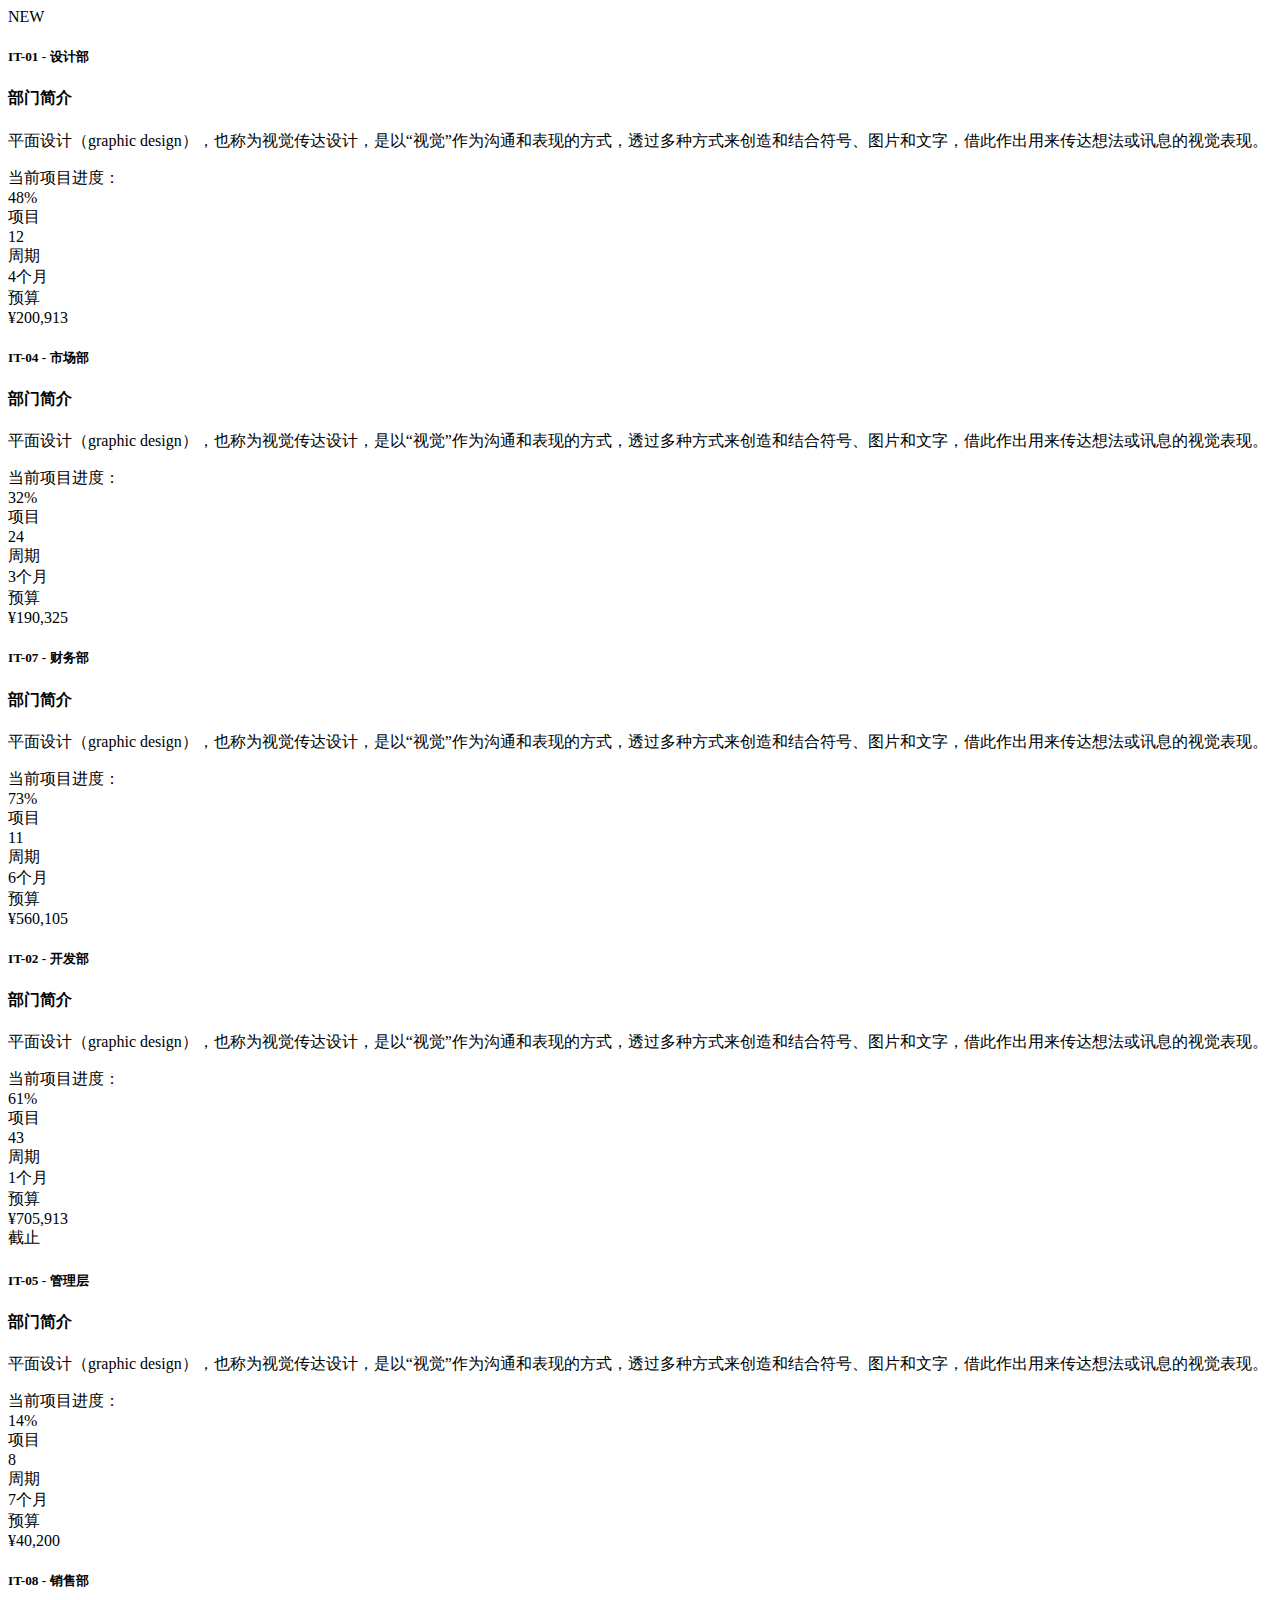
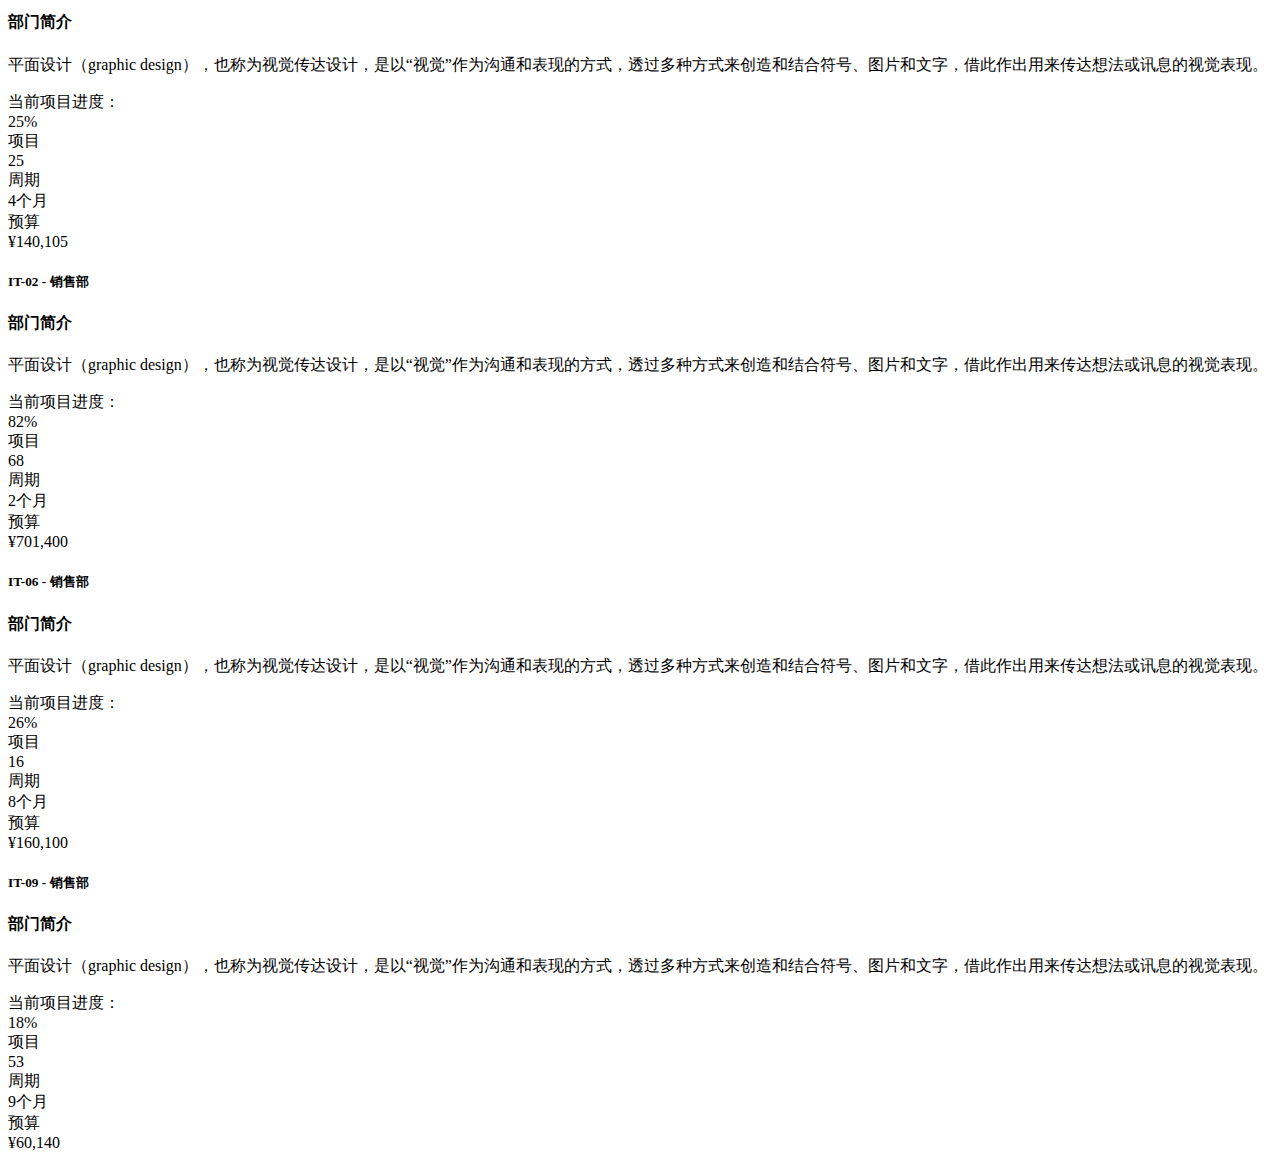
<file: ruoyi-admin/src/main/resources/templates/demo/form/cards.html>
<!DOCTYPE html>
<html lang="zh">
<head>
	<th:block th:include="include :: header('卡片列表')" />
</head>
<body class="gray-bg">
    <div class="wrapper wrapper-content animated fadeInRight">
        <div class="row">
            <div class="col-sm-4">
                <div class="ibox">
                    <div class="ibox-title">
                        <span class="label label-primary pull-right">NEW</span>
                        <h5>IT-01 - 设计部</h5>
                    </div>
                    <div class="ibox-content">
                        <h4>部门简介</h4>
                        <p>
                                                                           平面设计（graphic design），也称为视觉传达设计，是以“视觉”作为沟通和表现的方式，透过多种方式来创造和结合符号、图片和文字，借此作出用来传达想法或讯息的视觉表现。
                        </p>
                        <div>
                            <span>当前项目进度：</span>
                            <div class="stat-percent">48%</div>
                            <div class="progress progress-mini">
                                <div style="width: 48%;" class="progress-bar"></div>
                            </div>
                        </div>
                        <div class="row  m-t-sm">
                            <div class="col-sm-4">
                                <div class="font-bold">项目</div>
                                12
                            </div>
                            <div class="col-sm-4">
                                <div class="font-bold">周期</div>
                                4个月
                            </div>
                            <div class="col-sm-4 text-right">
                                <div class="font-bold">预算</div>
                                &yen;200,913 <i class="fa fa-level-up text-navy"></i>
                            </div>
                        </div>

                    </div>
                </div>
                <div class="ibox">
                    <div class="ibox-title">
                        <h5>IT-04 - 市场部</h5>
                    </div>
                    <div class="ibox-content">
                        <h4>部门简介</h4>
                        <p>
                                                                           平面设计（graphic design），也称为视觉传达设计，是以“视觉”作为沟通和表现的方式，透过多种方式来创造和结合符号、图片和文字，借此作出用来传达想法或讯息的视觉表现。
                        </p>
                        <div>
                            <span>当前项目进度：</span>
                            <div class="stat-percent">32%</div>
                            <div class="progress progress-mini">
                                <div style="width: 32%;" class="progress-bar"></div>
                            </div>
                        </div>
                        <div class="row  m-t-sm">
                            <div class="col-sm-4">
                                <div class="font-bold">项目</div>
                                24
                            </div>
                            <div class="col-sm-4">
                                <div class="font-bold">周期</div>
                                3个月
                            </div>
                            <div class="col-sm-4 text-right">
                                <div class="font-bold">预算</div>
                                &yen;190,325 <i class="fa fa-level-up text-navy"></i>
                            </div>
                        </div>

                    </div>
                </div>
                <div class="ibox">
                    <div class="ibox-title">
                        <h5>IT-07 - 财务部</h5>
                    </div>
                    <div class="ibox-content">
                        <h4>部门简介</h4>
                        <p>
                                                                           平面设计（graphic design），也称为视觉传达设计，是以“视觉”作为沟通和表现的方式，透过多种方式来创造和结合符号、图片和文字，借此作出用来传达想法或讯息的视觉表现。
                        </p>
                        <div>
                            <span>当前项目进度：</span>
                            <div class="stat-percent">73%</div>
                            <div class="progress progress-mini">
                                <div style="width: 73%;" class="progress-bar"></div>
                            </div>
                        </div>
                        <div class="row  m-t-sm">
                            <div class="col-sm-4">
                                <div class="font-bold">项目</div>
                                11
                            </div>
                            <div class="col-sm-4">
                                <div class="font-bold">周期</div>
                                6个月
                            </div>
                            <div class="col-sm-4 text-right">
                                <div class="font-bold">预算</div>
                                &yen;560,105 <i class="fa fa-level-up text-navy"></i>
                            </div>
                        </div>

                    </div>
                </div>
            </div>
            <div class="col-sm-4">
                <div class="ibox">
                    <div class="ibox-title">
                        <h5>IT-02 - 开发部</h5>
                    </div>
                    <div class="ibox-content">
                        <h4>部门简介</h4>
                        <p>
                                                                           平面设计（graphic design），也称为视觉传达设计，是以“视觉”作为沟通和表现的方式，透过多种方式来创造和结合符号、图片和文字，借此作出用来传达想法或讯息的视觉表现。
                        </p>
                        <div>
                            <span>当前项目进度：</span>
                            <div class="stat-percent">61%</div>
                            <div class="progress progress-mini">
                                <div style="width: 61%;" class="progress-bar"></div>
                            </div>
                        </div>
                        <div class="row  m-t-sm">
                            <div class="col-sm-4">
                                <div class="font-bold">项目</div>
                                43
                            </div>
                            <div class="col-sm-4">
                                <div class="font-bold">周期</div>
                                1个月
                            </div>
                            <div class="col-sm-4 text-right">
                                <div class="font-bold">预算</div>
                                &yen;705,913 <i class="fa fa-level-up text-navy"></i>
                            </div>
                        </div>

                    </div>
                </div>
                <div class="ibox">
                    <div class="ibox-title">
                        <span class="label label-warning pull-right">截止</span>
                        <h5>IT-05 - 管理层</h5>
                    </div>
                    <div class="ibox-content">
                        <h4>部门简介</h4>
                        <p>
                                                                           平面设计（graphic design），也称为视觉传达设计，是以“视觉”作为沟通和表现的方式，透过多种方式来创造和结合符号、图片和文字，借此作出用来传达想法或讯息的视觉表现。
                        </p>
                        <div>
                            <span>当前项目进度：</span>
                            <div class="stat-percent">14%</div>
                            <div class="progress progress-mini">
                                <div style="width: 14%;" class="progress-bar"></div>
                            </div>
                        </div>
                        <div class="row  m-t-sm">
                            <div class="col-sm-4">
                                <div class="font-bold">项目</div>
                                8
                            </div>
                            <div class="col-sm-4">
                                <div class="font-bold">周期</div>
                                7个月
                            </div>
                            <div class="col-sm-4 text-right">
                                <div class="font-bold">预算</div>
                                &yen;40,200 <i class="fa fa-level-up text-navy"></i>
                            </div>
                        </div>

                    </div>
                </div>
                <div class="ibox">
                    <div class="ibox-title">
                        <h5>IT-08 - 销售部</h5>
                    </div>
                    <div class="ibox-content">
                        <h4>部门简介</h4>
                        <p>
                                                                           平面设计（graphic design），也称为视觉传达设计，是以“视觉”作为沟通和表现的方式，透过多种方式来创造和结合符号、图片和文字，借此作出用来传达想法或讯息的视觉表现。
                        </p>
                        <div>
                            <span>当前项目进度：</span>
                            <div class="stat-percent">25%</div>
                            <div class="progress progress-mini">
                                <div style="width: 25%;" class="progress-bar"></div>
                            </div>
                        </div>
                        <div class="row  m-t-sm">
                            <div class="col-sm-4">
                                <div class="font-bold">项目</div>
                                25
                            </div>
                            <div class="col-sm-4">
                                <div class="font-bold">周期</div>
                                4个月
                            </div>
                            <div class="col-sm-4 text-right">
                                <div class="font-bold">预算</div>
                                &yen;140,105 <i class="fa fa-level-up text-navy"></i>
                            </div>
                        </div>

                    </div>
                </div>
            </div>
            <div class="col-sm-4">
                <div class="ibox">
                    <div class="ibox-title">

                        <h5>IT-02 - 销售部</h5>
                    </div>
                    <div class="ibox-content">
                        <h4>部门简介</h4>
                        <p>
                                                                           平面设计（graphic design），也称为视觉传达设计，是以“视觉”作为沟通和表现的方式，透过多种方式来创造和结合符号、图片和文字，借此作出用来传达想法或讯息的视觉表现。
                        </p>
                        <div>
                            <span>当前项目进度：</span>
                            <div class="stat-percent">82%</div>
                            <div class="progress progress-mini">
                                <div style="width: 82%;" class="progress-bar"></div>
                            </div>
                        </div>
                        <div class="row  m-t-sm">
                            <div class="col-sm-4">
                                <div class="font-bold">项目</div>
                                68
                            </div>
                            <div class="col-sm-4">
                                <div class="font-bold">周期</div>
                                2个月
                            </div>
                            <div class="col-sm-4 text-right">
                                <div class="font-bold">预算</div>
                                &yen;701,400 <i class="fa fa-level-up text-navy"></i>
                            </div>
                        </div>

                    </div>
                </div>
                <div class="ibox">
                    <div class="ibox-title">
                        <h5>IT-06 - 销售部</h5>
                    </div>
                    <div class="ibox-content">
                        <h4>部门简介</h4>
                        <p>
                                                                           平面设计（graphic design），也称为视觉传达设计，是以“视觉”作为沟通和表现的方式，透过多种方式来创造和结合符号、图片和文字，借此作出用来传达想法或讯息的视觉表现。
                        </p>
                        <div>
                            <span>当前项目进度：</span>
                            <div class="stat-percent">26%</div>
                            <div class="progress progress-mini">
                                <div style="width: 26%;" class="progress-bar"></div>
                            </div>
                        </div>
                        <div class="row  m-t-sm">
                            <div class="col-sm-4">
                                <div class="font-bold">项目</div>
                                16
                            </div>
                            <div class="col-sm-4">
                                <div class="font-bold">周期</div>
                                8个月
                            </div>
                            <div class="col-sm-4 text-right">
                                <div class="font-bold">预算</div>
                                &yen;160,100 <i class="fa fa-level-up text-navy"></i>
                            </div>
                        </div>

                    </div>
                </div>
                <div class="ibox">
                    <div class="ibox-title">
                        <h5>IT-09 - 销售部</h5>
                    </div>
                    <div class="ibox-content">
                        <h4>部门简介</h4>
                        <p>
                                                                           平面设计（graphic design），也称为视觉传达设计，是以“视觉”作为沟通和表现的方式，透过多种方式来创造和结合符号、图片和文字，借此作出用来传达想法或讯息的视觉表现。
                        </p>
                        <div>
                            <span>当前项目进度：</span>
                            <div class="stat-percent">18%</div>
                            <div class="progress progress-mini">
                                <div style="width: 18%;" class="progress-bar"></div>
                            </div>
                        </div>
                        <div class="row  m-t-sm">
                            <div class="col-sm-4">
                                <div class="font-bold">项目</div>
                                53
                            </div>
                            <div class="col-sm-4">
                                <div class="font-bold">周期</div>
                                9个月
                            </div>
                            <div class="col-sm-4 text-right">
                                <div class="font-bold">预算</div>
                                &yen;60,140 <i class="fa fa-level-up text-navy"></i>
                            </div>
                        </div>

                    </div>
                </div>
            </div>
        </div>
    </div>
    <th:block th:include="include :: footer" />
</body>
</html>
</file>
